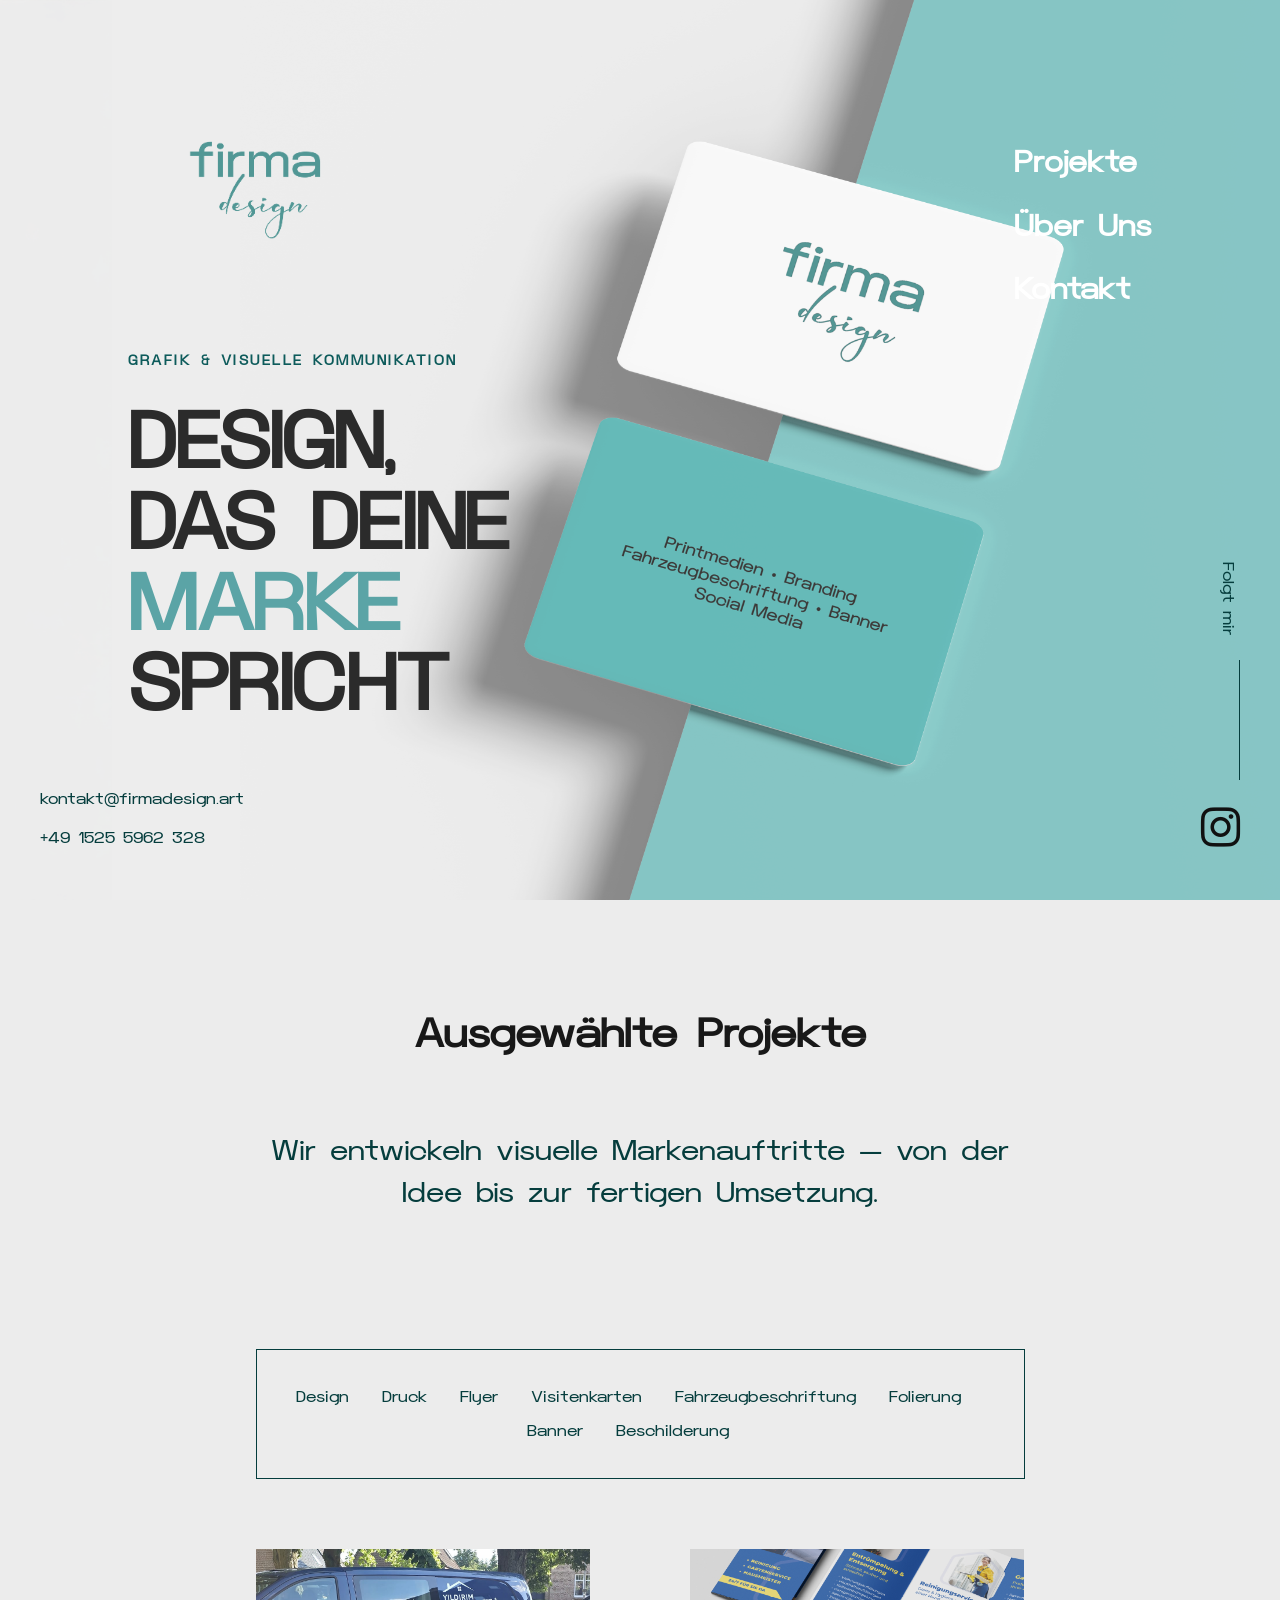
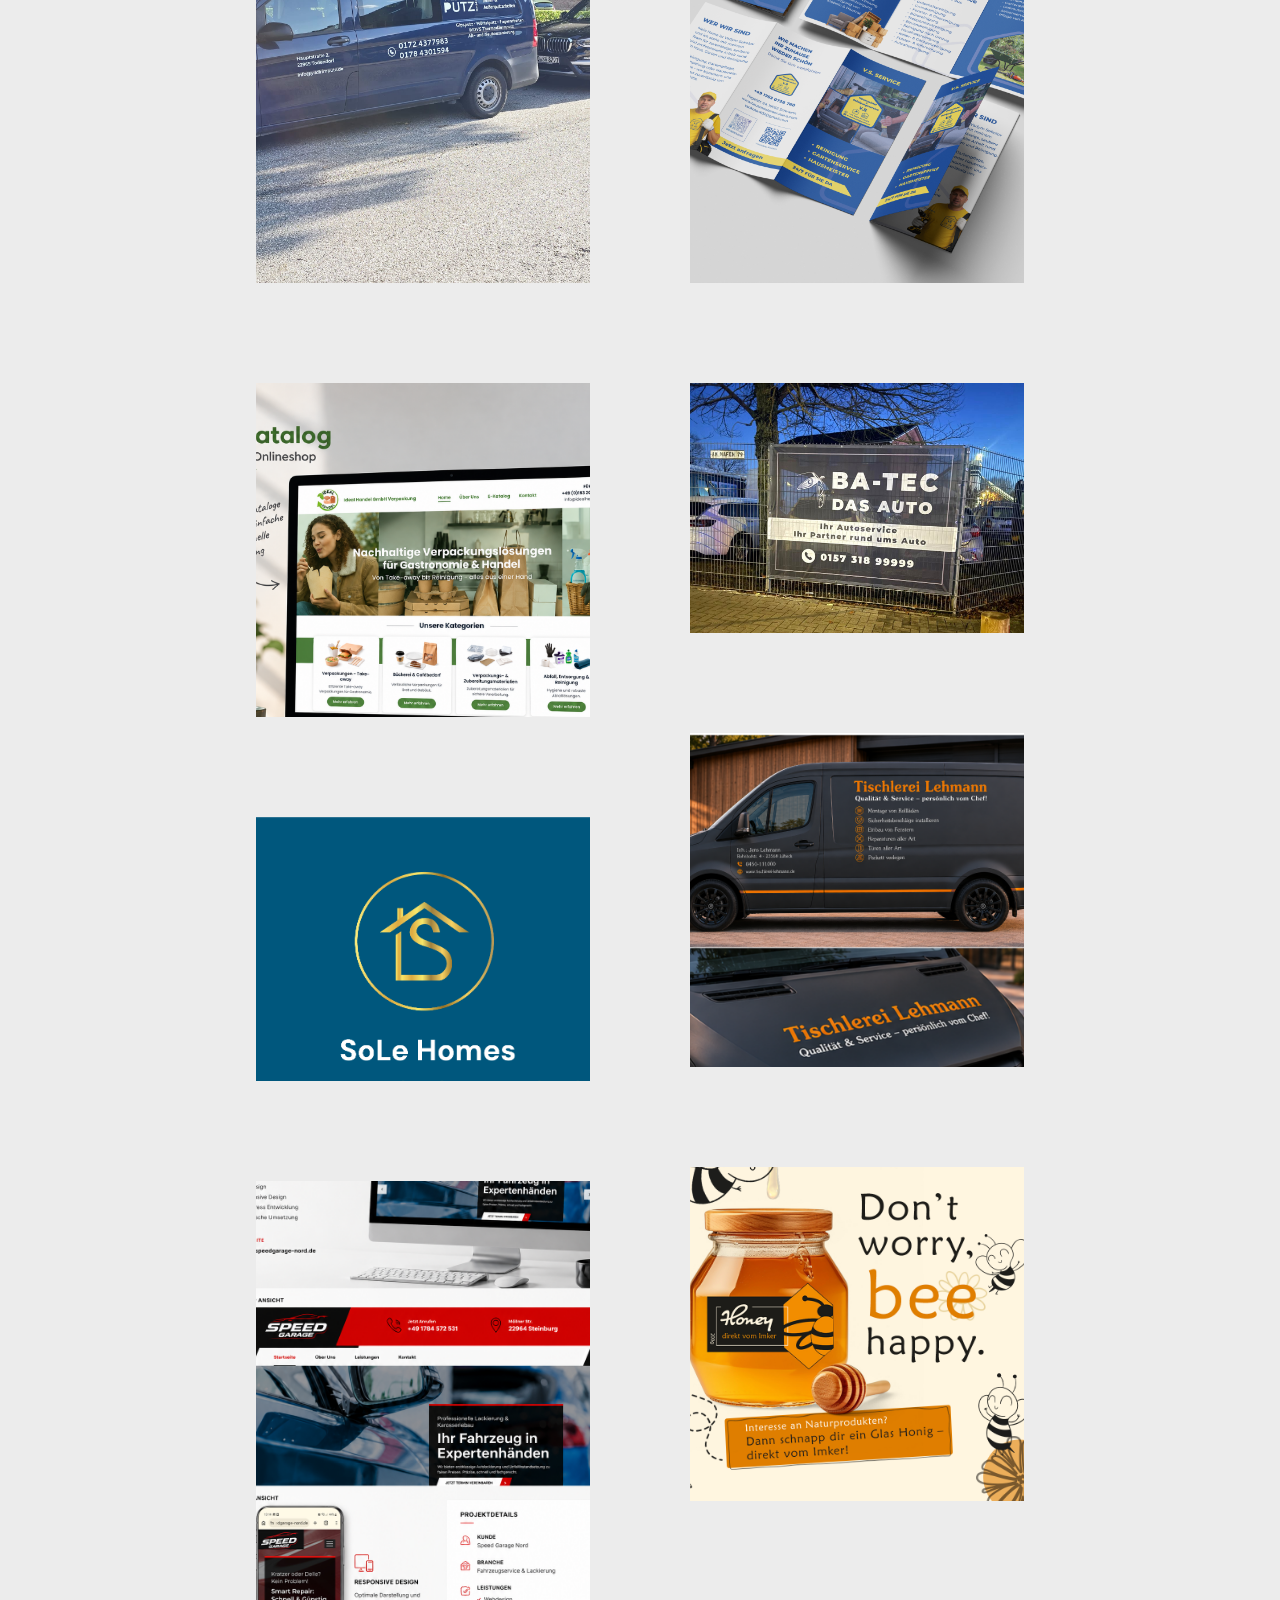
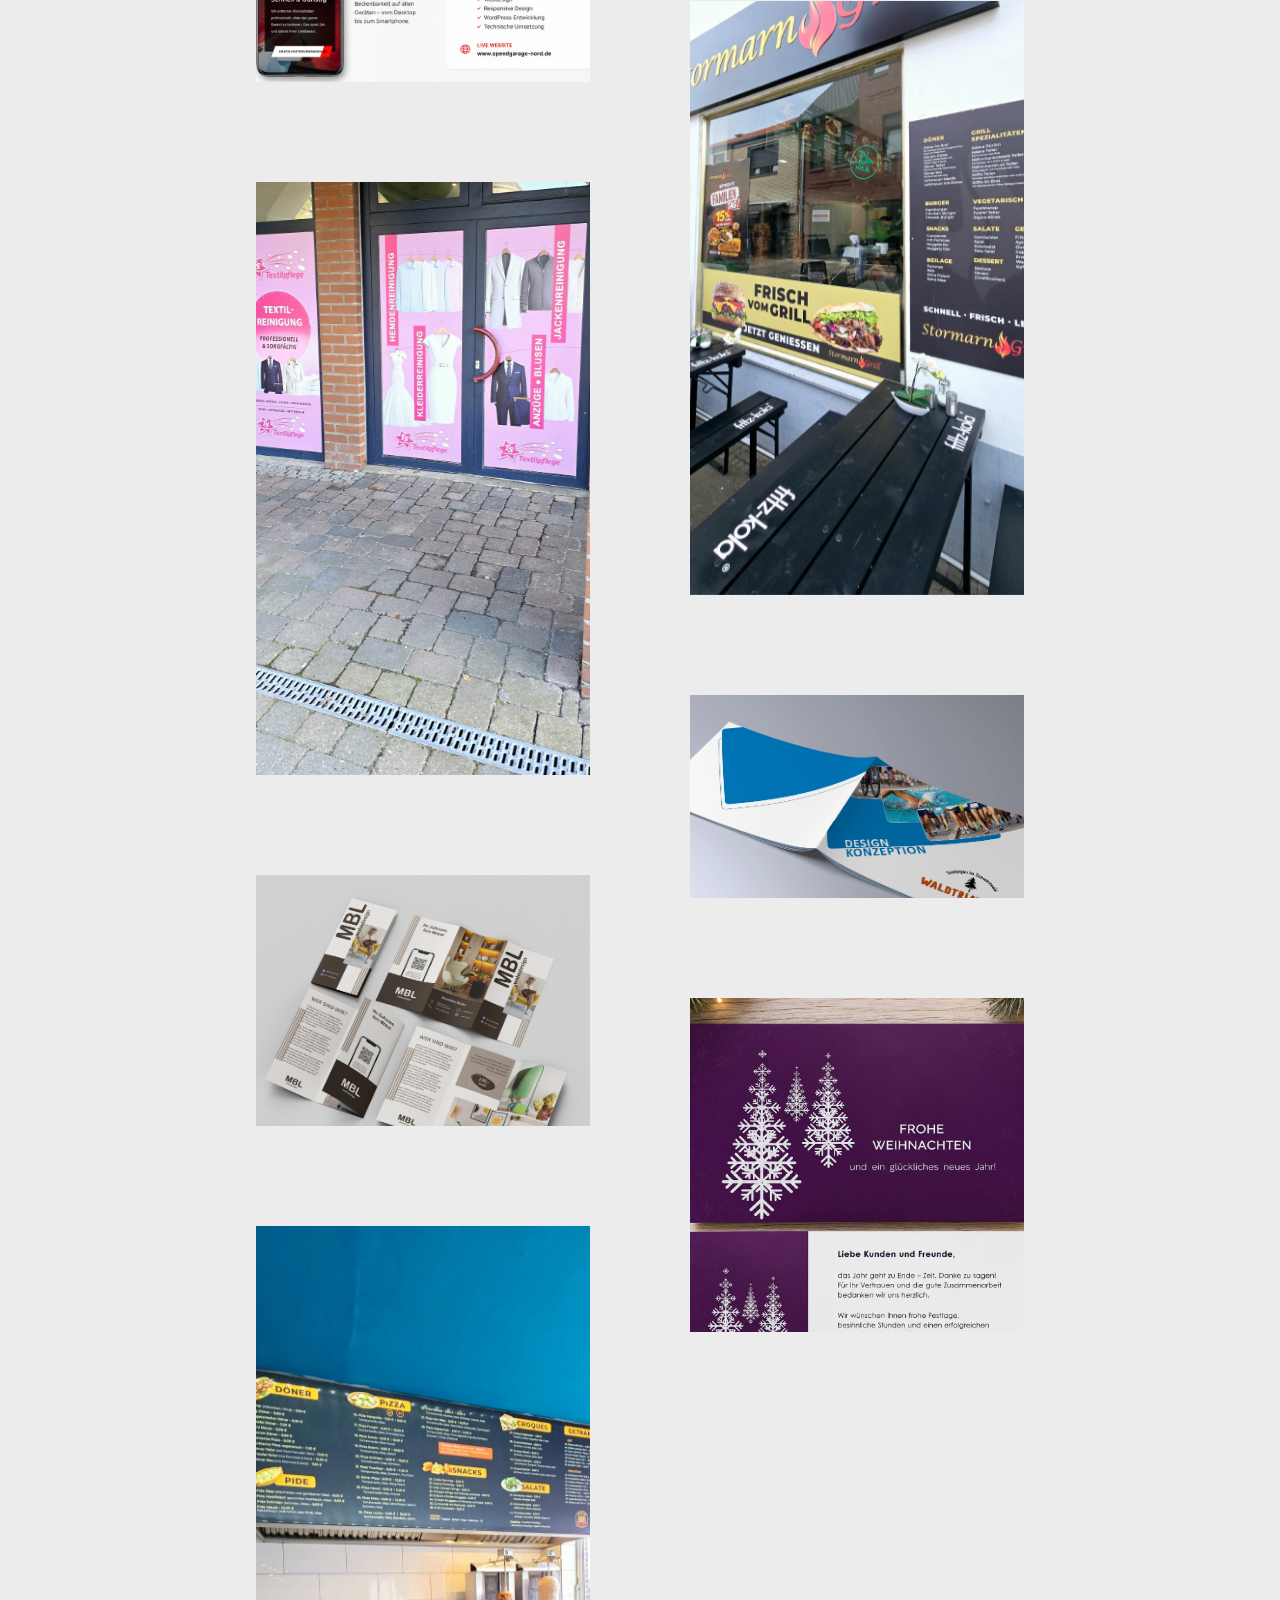
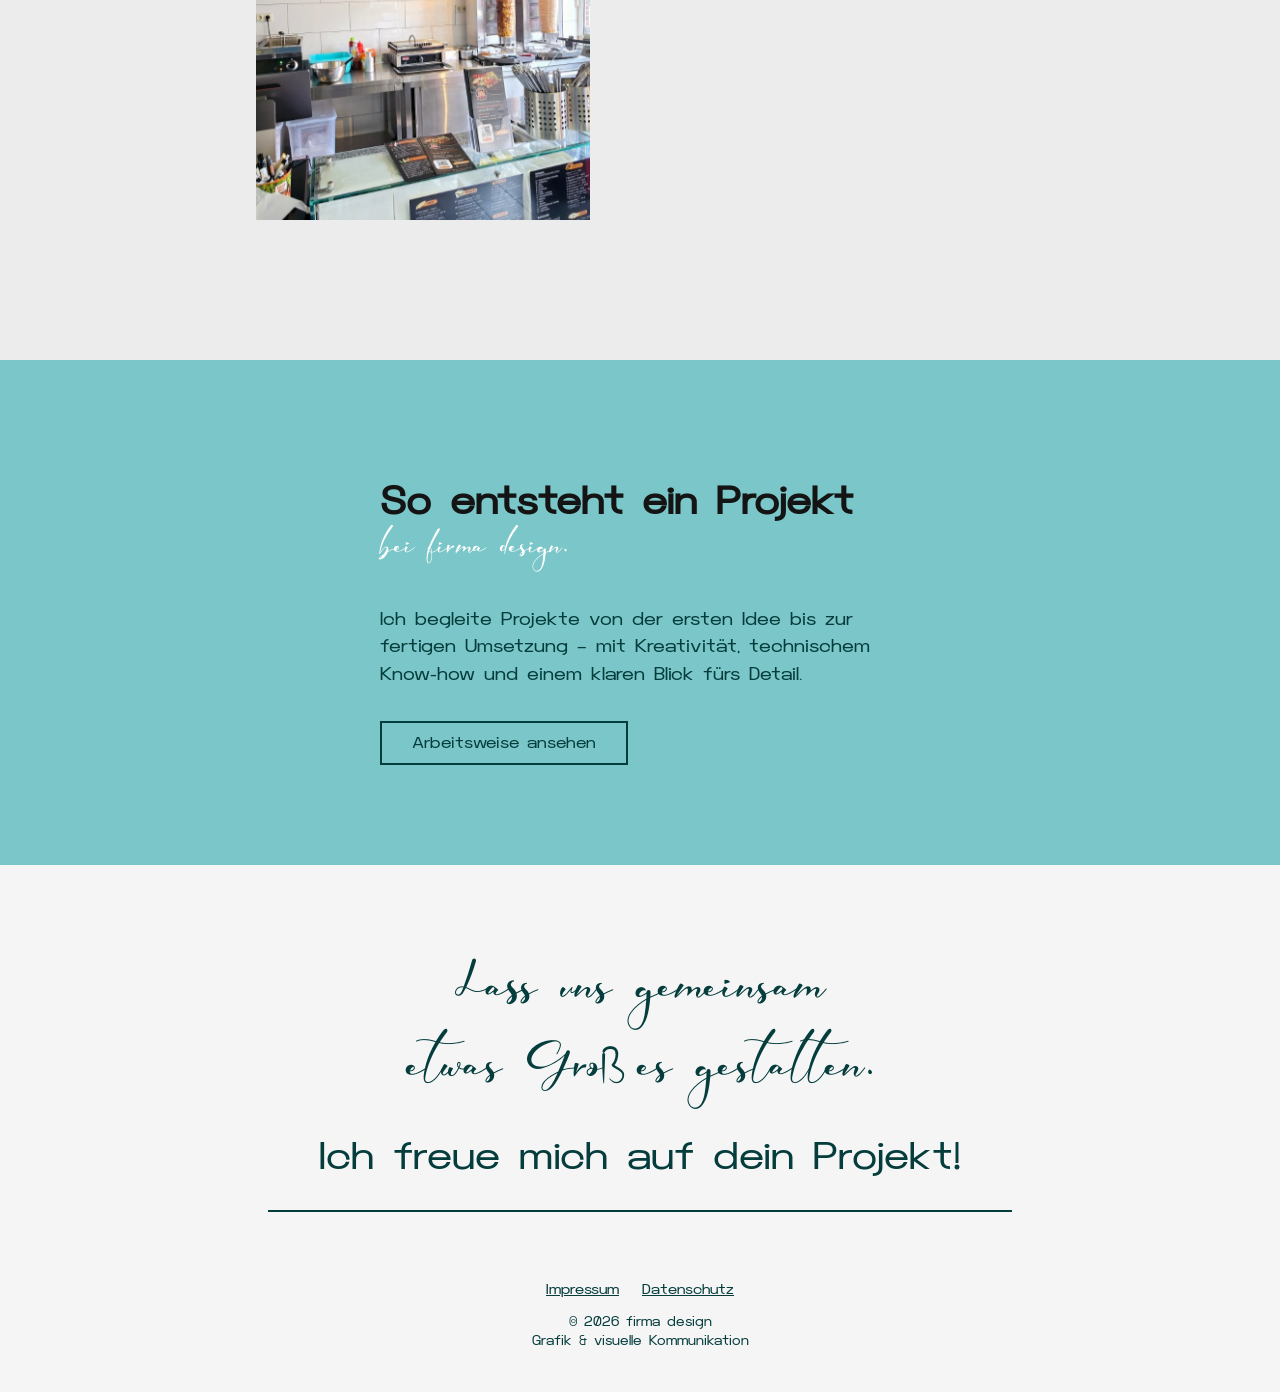
<file: index.html>
<!DOCTYPE html>
<html lang="de">

<head>
    <meta charset="UTF-8">
    <meta name="viewport" content="width=device-width, initial-scale=1, maximum-scale=1" />
    <meta name="description" content="firma design - Grafik & Visuelle Kommunikation" />
    <meta name="keywords" content="Grafikdesign, Branding, Visuelle Kommunikation, Design Portfolio" />
    <meta name="author" content="firma design" />

    <title>firma design | Grafik & Visuelle Kommunikation</title>

    <link rel="stylesheet" href="css/style.css">
    <link rel="stylesheet" href="css/basic.css" />
	<link rel="stylesheet" href="css/layout.css" />
	<link rel="stylesheet" href="https://cdnjs.cloudflare.com/ajax/libs/font-awesome/6.4.0/css/all.min.css">
	<link rel="stylesheet" href="css/magnific-popup.css" />
	<link rel="stylesheet" href="css/animate.css" />
	<link rel="stylesheet" href="css/jarallax.css" />
	<link rel="stylesheet" href="css/swiper.css" />
	<link rel="stylesheet" href="css/fontawesome.css" />
	<link rel="stylesheet" href="css/brands.css" />
	<link rel="stylesheet" href="css/solid.css" />
	<link rel="shortcut icon" href="images/favicons/Fabicon_FD.png">

</head>

<body class="home-page">

    <div class="main-wrapper">

        <!-- LEFT SIDE -->
        <section class="content-left">

            <!-- LOGO + BURGER -->
            <header class="logo-container">

                <img src="images/FM_LOGO.png"
                     alt="firma design"
                     class="logo">

                <!-- MOBILE BURGER -->
                <div class="mobile-menu" id="burgerToggle">
                    <span></span>
                    <span></span>
                    <span></span>
                </div>

            </header>

            <!-- MOBILE NAV -->
            <nav class="mobile-nav" id="mainNav">
                <a href="#section-started">Projekte</a>
                <a href="about.html">Über Uns</a>
                <a href="kontakt.html">Kontakt</a>
            </nav>

            <!-- HERO TEXT -->
            <main class="hero-text">

                <p class="subtitle">
                    GRAFIK & <br> VISUELLE KOMMUNIKATION
                </p>

                <h1 class="main-title">
                    DESIGN, <br>
                    DAS DEINE <br>
                    <span class="highlight">MARKE</span> <br>
                    SPRICHT
                </h1>

            </main>

        </section>

        <!-- RIGHT SIDE -->
        <section class="content-right">

            <!-- DESKTOP NAV -->
            <nav class="main-nav">
                <ul>
                    <li><a href="#section-started">Projekte</a></li>
                    <li><a href="about.html">Über Uns</a></li>
                    <li><a href="kontakt.html">Kontakt</a></li>
                </ul>
            </nav>

            </section>

    </div>

    <!-- Wrapper -->
		<div class="wrapper">	

			<!-- Section Started -->
			<div class="section started section-title" id="section-started">

			<!-- started content -->
				<div class="centrize full-width">
					<div class="vertical-center">
						<div class="started-content">
							<h1 class="h-title">Ausgewählte Projekte</h1>

                            <p class="project-intro">
                                Wir entwickeln visuelle Markenauftritte —
                                von der Idee bis zur fertigen Umsetzung.
                           </p>

						</div>
					</div>
				</div>
				<!-- mosue button -->
				<!-- <a href="#" class="mouse_btn" style="display: none;"><span class="icon fas fa-chevron-down"></span></a> -->

			</div>

			<!-- Works -->
			<div class="section works" id="section-portfolio">
				<div class="content">
				
					<!-- portfolio filter -->
					<div class="filter-menu content-box">
						<div class="filters">
							<div class="btn-group">
								<label data-text="All" class="glitch-effect"><input type="radio" name="fl_radio" value=".box-item" />Design</label>
							</div>
							<div class="btn-group">
								<label data-text="Druck"><input type="radio" name="fl_radio" value=".f-video" />Druck</label>
							</div>
							<div class="btn-group">
								<label data-text="Flyer"><input type="radio" name="fl_radio" value=".f-music" />Flyer</label>
							</div>
							<div class="btn-group">
								<label data-text="Visitenkarten"><input type="radio" name="fl_radio" value=".f-links" />Visitenkarten</label>
							</div>
							<div class="btn-group">
								<label data-text="Fahrzeugbeschriftung"><input type="radio" name="fl_radio" value=".f-image" />Fahrzeugbeschriftung</label>
							</div>
							<div class="btn-group">
								<label data-text="Folierung"><input type="radio" name="fl_radio" value=".f-gallery" />Folierung</label>
							</div>
							<div class="btn-group">
								<label data-text="Banner"><input type="radio" name="fl_radio" value=".f-content" />Banner</label>
							</div>
							<div class="btn-group">
								<label data-text="Banner"><input type="radio" name="fl_radio" value=".f-content" />Beschilderung</label>
							</div>
						</div>
					</div>
					
					<!-- portfolio items -->
					<div class="box-items portfolio-items">

						<div class="box-item f-gallery">
	<div class="image">
		<a href="#gallery-14" class="has-popup-gallery hover-animated">
			<img src="images/YP_Fahrzeug_blau2.jpeg" class="wp-post-image" alt="" />
			<span class="info circle">
				<span class="centrize full-width">
					<span class="vertical-center">
						<span class="icon fas fa-images"></span>
						<span class="desc">
							<span class="category">Fahrzeugbeschriftung</span>
							<span class="name">Design & Umsetzung</span>
						</span>
					</span>
				</span>
			</span>
		</a>

		<div id="gallery-14" class="mfp-hide">
			<a href="images/YP_Fahrzeug_blau2.jpeg"></a>
			<a href="images/YP_Fahrzeug_blau1.jpeg"></a>
			<a href="images/YP_Fahrzeug_weiss1.jpeg"></a>
			<a href="images/Fahrzeug_weiss2.jpeg"></a>
			<a href="images/YP_VisitenCard.jpeg"></a>
		</div>	
	</div>
</div>

						<div class="box-item f-gallery">
							<div class="image">
								<a href="#gallery-1" class="has-popup-gallery hover-animated">
									<img src="images/project_1.png" class="wp-post-image" alt="" />
									<span class="info circle">
										<span class="centrize full-width">
											<span class="vertical-center">
												<span class="icon fas fa-images"></span>
												<span class="desc">
													<span class="category">Corporate Design</span>
													<span class="name">Print & Fahrzeugbeschriftung</span>
												</span>
											</span>
										</span>
									</span>
								</a>
								<div id="gallery-1" class="mfp-hide">
									<a href="images/project_1.png"></a>
									<a href="images/project_2.png"></a>
									<a href="images/Van_Mockup_2.png"></a>
									<!-- <a href="images/work3.jpg"></a> 
									<a href="images/work4.jpg"></a>-->
								</div>	
							</div>
						</div>

						<div class="box-item f-gallery">
							<div class="image">
								<a href="#gallery-15" class="has-popup-gallery hover-animated">
									<img src="images/Website_EKatalog.png" class="wp-post-image" alt="" />
									<span class="info circle">
										<span class="centrize full-width">
											<span class="vertical-center">
												<span class="icon fas fa-images"></span>
												<span class="desc">
													<span class="category">Corporate Design</span>
													<span class="name">Web & Printdesign</span>
												</span>
											</span>
										</span>
									</span>
								</a>
								<div id="gallery-15" class="mfp-hide">
									<a href="images/Website_EKatalog.png"></a>
									<a href="images/Katalog_VC_NB.png"></a>
									<a href="images/Banner_IdealHandel.png"></a>
									<!-- <a href="images/work3.jpg"></a> 
									<a href="images/work4.jpg"></a>-->
								</div>	
							</div>
						</div>

						<div class="box-item f-gallery">
							<div class="image">
								<a href="#gallery-3" class="has-popup-gallery hover-animated">
									<img src="images/BATEC_Banner.jpeg" class="wp-post-image" alt="" />
									<span class="info circle">
										<span class="centrize full-width">
											<span class="vertical-center">
												<span class="icon fas fa-images"></span>
												<span class="desc">
													<span class="category">Banner</span>
													<span class="name">Design & Druck</span>
												</span>
											</span>
										</span>
									</span>
								</a>
								<div id="gallery-3" class="mfp-hide">
									<a href="images/BATEC_Banner.jpeg"></a>
									<a href="images/BATEC_AK.jpeg"></a>
									<a href="images/BATEC_OZ.jpeg"></a>
								</div>	
							</div>
						</div>

							<div class="box-item f-gallery">
							<div class="image">
								<a href="#gallery-4" class="has-popup-gallery hover-animated">
									<img src="images/TL_Auto.png" class="wp-post-image" alt="" />
									<span class="info circle">
										<span class="centrize full-width">
											<span class="vertical-center">
												<span class="icon fas fa-images"></span>
												<span class="desc">
													<span class="category">Farrzeugbeschriftung</span>
													<span class="name">Deisgn & Druck</span>
												</span>
											</span>
										</span>
									</span>
								</a>
								<div id="gallery-4" class="mfp-hide">
									<a href="images/TL_Auto.png"></a>
									<a href="images/TL_Flyer1.png"></a>
								</div>	
							</div>
						</div>

						<div class="box-item f-gallery">
							<div class="image">
								<a href="#gallery-5" class="has-popup-gallery hover-animated">
									<img src="images/Logo_SL.png" class="wp-post-image" alt="" />
									<span class="info circle">
										<span class="centrize full-width">
											<span class="vertical-center">
												<span class="icon fas fa-images"></span>
												<span class="desc">
													<span class="category">Logo</span>
													<span class="name">SoLe Homes Immobillien</span>
												</span>
											</span>
										</span>
									</span>
								</a>
								<div id="gallery-5" class="mfp-hide">
									<a href="images/Logo_SL.png"></a>
									<a href="images/SL_LOGO.png"></a>
								</div>	
							</div>
						</div>

						<div class="box-item f-gallery">
							<div class="image">
								<a href="#gallery-5" class="has-popup-gallery hover-animated">
									<img src="images/Honig_Etikett.png" class="wp-post-image" alt="" />
									<span class="info circle">
										<span class="centrize full-width">
											<span class="vertical-center">
												<span class="icon fas fa-images"></span>
												<span class="desc">
													<span class="category">Etikettendesign</span>
													<span class="name">Design & Druck</span>
												</span>
											</span>
										</span>
									</span>
								</a>
								<div id="gallery-5" class="mfp-hide">
									<a href="images/Honig_Etikett.png"></a>
									<a href="images/Weinetikett.png"></a>
									<a href="images/TP_Etikett.png"></a>
								</div>	
							</div>
						</div>

						<div class="box-item f-gallery">
	<div class="image">
		<a href="#gallery-12" class="has-popup-gallery hover-animated">
			<img src="images/Speedgarage_WS.png" class="wp-post-image" alt="" />
			<span class="info circle">
				<span class="centrize full-width">
					<span class="vertical-center">
						<span class="icon fas fa-images"></span>
						<span class="desc">
							<span class="category">Corporate Design</span>
							<span class="name">Website & Printdesign</span>
						</span>
					</span>
				</span>
			</span>
		</a>

		<div id="gallery-12" class="mfp-hide">
			<a href="images/Speedgarage_WS.png"></a>
			<a href="images/Speedgarage_VisitenCard.jpeg"></a>
			<a href="images/Leistungskarte A6.jpeg"></a>
		</div>

	</div>
</div>

                        <div class="box-item f-gallery">
							<div class="image">
								<a href="#gallery-6" class="has-popup-gallery hover-animated">
									<img src="images/SG/SG_1.jpeg" class="wp-post-image" alt="" />
									<span class="info circle">
										<span class="centrize full-width">
											<span class="vertical-center">
												<span class="icon fas fa-images"></span>
												<span class="desc">
													<span class="category">Kompletter Markenauftritt</span>
													<span class="name">Design, Druck, Werbetechnik</span>
												</span>
											</span>
										</span>
									</span>
								</a>
								<div id="gallery-6" class="mfp-hide">
									<a href="images/SG/SG_1.jpeg"></a>
                                    <a href="images/SG/SG_2.jpeg"></a>
									<a href="images/SG/SG_3.jpeg"></a>
                                    <a href="images/SG/SG_4.jpeg"></a>
									<a href="images/SG/Offnunszeiten.jpeg"></a>
								</div>	
							</div>
						</div>

                        <div class="box-item f-gallery">
							<div class="image">
								<a href="#gallery-7" class="has-popup-gallery hover-animated">
									<img src="images/TR/TR_1.jpeg" class="wp-post-image" alt="" />
									<span class="info circle">
										<span class="centrize full-width">
											<span class="vertical-center">
												<span class="icon fas fa-images"></span>
												<span class="desc">
													<span class="category">Kompletter Markenauftritt</span>
													<span class="name">Design, Druck, Montage</span>
												</span>
											</span>
										</span>
									</span>
								</a>
								<div id="gallery-7" class="mfp-hide">
									<a href="images/TR/TR_1.jpeg"></a>
                                    <a href="images/TR/TR_2.jpeg"></a>
									<a href="images/TR/TR_3.jpeg"></a>
                                    <a href="images/TR/TR_4.jpeg"></a>
                                    <a href="images/TR/TR_5.jpeg"></a>
								</div>	
							</div>
						</div>

						<div class="box-item f-gallery">
							<div class="image">
								<a href="#gallery-8" class="has-popup-gallery hover-animated">
									<img src="images/WT/WT_CD1.png" class="wp-post-image" alt="" />
									<span class="info circle">
										<span class="centrize full-width">
											<span class="vertical-center">
												<span class="icon fas fa-images"></span>
												<span class="desc">
													<span class="category">Corporate Design</span>
													<span class="name">Markenentwicklung</span>
												</span>
											</span>
										</span>
									</span>
								</a>
								<div id="gallery-8" class="mfp-hide">
									<a href="images/WT/WT_CD1.png"></a>
									<a href="images/WT/WT_CD2.png"></a>
									<a href="images/WT/WT_CD3.png"></a>
									<a href="images/WT/WT_CD4.png"></a>
									<a href="images/WT/WT_Beutel.png"></a>
									<a href="images/WT/WT_Plakate.png"></a>
								</div>
							</div>
						</div>

                        <div class="box-item f-gallery">
							<div class="image">
								<a href="#gallery-9" class="has-popup-gallery hover-animated">
									<img src="images/Möbel_Flyer.png" class="wp-post-image" alt="" />
									<span class="info circle">
										<span class="centrize full-width">
											<span class="vertical-center">
												<span class="icon fas fa-images"></span>
												<span class="desc">
													<span class="category">Flyer</span>
													<span class="name">Design & Druck</span>
												</span>
											</span>
										</span>
									</span>
								</a>
								<div id="gallery-9" class="mfp-hide">
									<a href="images/Möbel_Flyer.png"></a>
									<a href="images/LernSmart_Mockup.png"></a>
                                    <a href="images/BD_1.jpeg"></a>
                                    <a href="images/BD_2.jpeg"></a>
                                    <a href="images/Fittness_Flyer.png"></a>
								</div>
							</div>
						</div>

						<div class="box-item f-gallery">
							<div class="image">
								<a href="#gallery-10" class="has-popup-gallery hover-animated">
									<img src="images/WK/WK_4.png" class="wp-post-image" alt="" />
									<span class="info circle">
										<span class="centrize full-width">
											<span class="vertical-center">
												<span class="icon fas fa-images"></span>
												<span class="desc">
													<span class="category">Karten & Grußkarten</span>
													<span class="name">Design & Druck</span>
												</span>
											</span>
										</span>
									</span>
								</a>
								<div id="gallery-10" class="mfp-hide">
									<a href="images/WK/WK_1.png"></a>
									<a href="images/WK/WK_2.png"></a>
                                    <a href="images/WK/WK_3.png"></a>
                                    <a href="images/WK/WK_4.png"></a>
								</div>
							</div>
						</div>

						<div class="box-item f-gallery">
							<div class="image">
								<a href="#gallery-11" class="has-popup-gallery hover-animated">
									<img src="images/LD/LD_1.jpeg" class="wp-post-image" alt="" />
									<span class="info circle">
										<span class="centrize full-width">
											<span class="vertical-center">
												<span class="icon fas fa-images"></span>
												<span class="desc">
													<span class="category">Kompletter Markenauftritt</span>
													<span class="name">Design, Druck, Montage</span>
												</span>
											</span>
										</span>
									</span>
								</a>
								<div id="gallery-11" class="mfp-hide">
									<a href="images/LD/LD_1.jpeg"></a>
                                    <a href="images/LD/LD_2.jpeg"></a>
									<a href="images/LD/LD_3.jpeg"></a>
                                </div>	
							</div>
						</div>

					<div class="clear"></div>
				</div>
			</div>	

		</div>
		


<!-- Footer -->
		<!-- Sticky Kontakt links -->
<div class="sticky-contact">
    <a href="mailto:kontakt@firmadesign.art">kontakt@firmadesign.art</a>
    <a href="tel:+4915255962328">+49 1525 5962 328</a>
</div>

<!-- Sticky Social rechts -->
<div class="sticky-social">
    <span>Folgt mir</span>

    <div class="social-line"></div>

    <a href="https://instagram.com" target="_blank">
        <i class="fab fa-instagram"></i>
    </a>
</div>

<section class="work-process-teaser">
    <div class="work-process-inner">

        <h2>
            So entsteht ein Projekt
            <span>bei firma design.</span>
        </h2>

        <p>
            Ich begleite Projekte von der ersten Idee bis zur fertigen Umsetzung –
            mit Kreativität, technischem Know-how und einem klaren Blick fürs Detail.
        </p>
		
		<div class="bts">
        <a href="about.html" class="btn hover-animated">
            <span class="circle"></span>
            <span class="lnk">Arbeitsweise ansehen</span>
        </a>
    </div>
        

    </div>
</section>

<!-- FOOTER -->
<footer class="footer-cta footer-home" id="footer" style="padding-bottom: 40px; position: relative;">

    <h2 class="footer-title">
        Lass uns gemeinsam<br>
        etwas Großes gestalten.
    </h2>

    <p class="footer-subtitle">
        Ich freue mich auf dein Projekt!
    </p>

    <div class="footer-divider"></div>

    <div class="mobile-contact">
        <a href="tel:+4915255962328">+49 152 559 62328</a>

        <a href="mailto:kontakt@firmadesign.art">
            kontakt@firmadesign.art
        </a>

        <a href="https://www.instagram.com/fm_firmadesign/" target="_blank" rel="noopener">
            Instagram
        </a>
    </div>
   
<div style="width: 100% !important; margin: 40px auto 0 auto !important; padding: 0 !important; text-align: center !important; display: block !important; clear: both !important;">
    
    <!-- Linklər -->
    <div style="width: 100% !important; text-align: center !important; margin-bottom: 12px !important; display: block !important;">
        <a href="impressum.html" style="color: inherit !important; text-decoration: underline !important; font-size: 14px !important; margin-right: 15px !important; display: inline-block !important;">Impressum</a>
        <a href="datenschutz.html" style="color: inherit !important; text-decoration: underline !important; font-size: 14px !important; display: inline-block !important;">Datenschutz</a>
    </div>

    <!-- Müəlliflik hüququ -->
    <div style="width: 100% !important; text-align: center !important; font-size: 13px !important; line-height: 1.5 !important; display: block !important; margin: 0 !important;">
        © 2026 firma design<br>
        Grafik & visuelle Kommunikation
    </div>

</div>

    </div>

</footer>
        
    <!-- Scripts -->
	<script src="js/jquery.min.js"></script>
	<script src="js/jquery.validate.js"></script>
	<script src="js/magnific-popup.js"></script>
	<script src="js/simpleParallax.js"></script>
	<script src="js/typed.js"></script>
	<script src="js/jarallax.js"></script>
	<script src="js/jarallax-video.js"></script>
	<script src="js/jarallax-element.js"></script>
	<script src="js/imagesloaded.pkgd.js"></script>
	<script src="js/isotope.pkgd.js"></script>
	<script src="js/swiper.js"></script>
	<script src="js/grained.js"></script>
	<script src="js/scripts.js"></script>

</body>
</html>
</file>
<file: css/style.css>
.top-menu {
    display: block !important;
}

@font-face {
    font-family: 'CloverGrotesk';
    src: url('../webfonts/CloverGrotesk-Regular.woff2') format('woff2'); /* Fayl adını tam olaraq proyektindəkini yaz */
    font-weight: 400;
    font-style: normal;
}

body {
    font-family: 'CloverGrotesk', sans-serif !important;
}

* {
    margin: 0;
    padding: 0;
    box-sizing: border-box;
}

html, body {
    width: 100%;
    margin: 0;
    padding: 0;
    font-family: 'Clovergrotesk Medium', sans-serif;
    background-color: #ffffff;
}

header, .main-nav, nav {
    position: relative !important;
    z-index: 999999 !important; /* Hər şeyin üstündə duracaq */
}

.project-title{
    font-size:72px;
    text-align:center;
    color:#111;
}

.project-intro{
    max-width:800px;

    margin:30px auto 15px;

    text-align:center;

    font-size:28px;
    line-height:1.5;

    color:#053d3d;
}

.project-services{
    text-align:center;

    font-size:20px;
    letter-spacing:2px;

    color:#ffffff;

    margin-bottom:60px;
}

body.projekte-page {
    background-color: #69bcbc;
    color: white; 
    font-family: sans-serif;
    margin: 0;
    padding: 0;
    overflow-y: auto;
    overflow-x: hidden;
    min-height: 100vh; 
}

.about-desc {
    color: #ffffff;
    font-size: 22px;       
    line-height: 1.9;      
    max-width: 800px;
    margin: 0 auto;
    text-align: center;
    font-weight: 400;      
}

.about-desc h1 {
    color: #69bcbc;
    font-size: 48px;       
    font-weight: 600;
    margin-bottom: 40px;
}

.about-desc h3 {
    color: #69bcbc;
    font-size: 32px;       
    margin-top: 60px;
    margin-bottom: 30px;
}

.about-desc ul li {
    margin-bottom: 35px;   
    text-align: left;
    font-size: 22px;
    line-height: 1.6;
    letter-spacing: 0.8px; 
}


.about-desc ul li strong {
    display: block;        
    color: #ffffff;        
    font-size: 24px;       
    margin-bottom: 8px;    
    font-weight: 600;      
    letter-spacing: 0.2px;
}


/* ==========================================================================
   2. MAIN WRAPPER (Desktop Layout)
   ========================================================================== */
.home-page .main-wrapper {
    height: 100vh !important; 
    background-image: url('/images/Psd_1.png') !important;
}

.home-page .desc, 
.home-page .main-title {
    width: auto !important; 
    max-width: none !important;
    margin: 0 !important;
}


/* ==========================================================================
   3. CONTENT LEFT 
   ========================================================================== */
.content-left {
    flex: 1;
    display: flex;
    flex-direction: column;
    justify-content: flex-start; 
    padding: 5% 5% 5% 10%; 
    position: relative;
    z-index: 2;
}

.logo {
    width: 250px; 
    height: auto;
}

.hero-text {
    margin-bottom: 5vh; 
}

.subtitle {
    font-size: 0.85rem;
    letter-spacing: 2.5px;
    color: #0d5b5b;
    font-weight: bold;
    margin-bottom: 2rem;
    text-transform: uppercase;
}


.main-title {
    font-size: 4.8rem; 
    line-height: 1.05;
    font-weight: bold;
    text-transform: uppercase;
    letter-spacing: -1.5px;
    color: #2b2b2b;
}

.main-title .highlight {
    color: #5ba4a6; 
}

/* ==========================================================================
   4. CONTENT RIGHT (Sağ firuzəyi hissə)
   ========================================================================== */
.content-right {
    flex: 1; 
    display: flex;
    flex-direction: column;
    justify-content: space-between; 
    padding: 8% 10% 10% 5%; 
    position: relative;
}

.home-page .main-nav {
    display: flex;
    justify-content: flex-end;
}

.main-nav {
    width: 100%;
    display: flex;
    justify-content: flex-end; 
}

.main-nav ul {
    list-style: none;
    display: flex;
    flex-direction: column;
    align-items: flex-start; 
    width: auto; 
}

.main-nav a {
    text-decoration: none;
    color: #ffffff;
    font-size: 1.8rem;
    font-weight: 500;
    display: block;
    text-align: left; 
    padding: 10px 0;
}

/* ==========================================
   FOOTER - Basis & Mobile Anpassungen
========================================== */

.footer-cta {
    position: relative;
    background: #7bc6c8;
    padding: 60px 20px;
    display: flex;
    align-items: center;
    flex-direction: column;
    overflow: hidden;
    min-height: auto;
}

.footer-inner {
    text-align: center;
    max-width: 900px;
}

.footer-title {
    font-family: 'Elmira';
    font-weight: 400;
    font-size: clamp(32px, 8vw, 110px);
    line-height: 1.1;
    color: #000c0c;
    margin-bottom: 20px;
}
@font-face {
    font-family: 'Elmira';
    /* Pfad beginnt mit einem Slash, um vom Root-Verzeichnis der Seite zu starten */
    src: url('/webfonts/ElmiraWoff.woff2') format('woff2'), 
         url('/webfonts/ElmiraWoff.woff2') format('woff');
    font-weight: 400;
    font-style: normal;
    font-display: swap; 
}
.footer-subtitle {
    font-size: clamp(18px, 3vw, 40px);
    color: #000c0c;
    font-family: "CloverGrotesk";
}

.footer-divider {
    width: 800px;
    height: 2px;
    background: #000c0c;
    margin: 80px auto;
}

.footer-copy {
    position: static;
    margin-top: 30px;
    text-align: center;
    line-height: 1.6;
    font-size: 14px;
    letter-spacing: 1px;
    color: #000c0c;
}
.footer-copy br {
    display: none;
}

/* Auf Tablet & Mobile den Zeilenumbruch anzeigen */
@media (max-width: 768px) {
    .footer-copy br {
        display: block;
    }
}

/* Verstecke Mobile-Kontakt auf Desktop */
.mobile-contact {
    display: none;
}

/* ==========================================
   TABLET & MOBILE (Media Queries)
========================================== */

@media (max-width: 992px) {
    /* Sticky Elemente auf Mobile ausblenden */
    .sticky-contact, 
    .sticky-social {
        display: none !important;
    }

    /* Mobile Kontakt-Bereich im Footer anzeigen */
    .mobile-contact {
        display: flex;
        flex-direction: column;
        align-items: center;
        gap: 15px;
        margin-top: 40px;
        margin-bottom: 20px;
    }
}

@media (max-width: 768px) {
    .footer-title { font-size: 40px; }
    
    .footer-divider {
        width: 80%;
        margin: 40px auto;
    }
    
    .footer-copy {
        margin-top: 50px;
        padding-bottom: 20px;
    }
}

/* ==========================================
   STICKY ELEMENTE (Nur Desktop)
========================================== */

.sticky-contact {
    position: fixed;
    left: 60px;
    bottom: 60px;
    z-index: 1000;
    display: flex;
    flex-direction: column;
    gap: 15px;
}

.sticky-contact a {
    text-decoration: none;
    color: #053d3d;
    font-family: "CloverGrotesk";
}

.sticky-social {
    position: fixed;
    right: 60px;
    bottom: 50px;
    z-index: 1000;
    display: flex;
    flex-direction: column;
    align-items: center;
}

.sticky-social span {
    writing-mode: vertical-rl;
    font-size: 16px;
    color: #053d3d;
}

.social-line {
    width: 1px;
    height: 120px;
    background: #053d3d;
    margin: 25px 0;
}

.sticky-social a {
    color: #111;
    font-size: 45px;
    text-decoration: none;
    /* Ergänze diese Zeile: */
    display: flex;
    justify-content: center;
}

/* Erzwinge die FontAwesome-Schriftart für das Icon innerhalb des Links */
.sticky-social a i {
    font-family: "Font Awesome 6 Brands", "Font Awesome 5 Brands", sans-serif !important;
    font-style: normal;
    font-weight: 400;
}

/* ==========================================
   FOOTER AKTIV
========================================== */

body.footer-active .sticky-contact,
body.footer-active .sticky-social{
    opacity:0;
    pointer-events:none;

    transition:.4s;
}

.mobile-nav{
    display:none;
}



    .footer-info {
        position: relative;
        width: 100%;
        margin-top: 30px;
        text-align: left;
        background: #f4f9f9;
        padding: 30px;
        border-radius: 15px;
        border-left: 4px solid #5ba4a6;
    }

    .footer-info p {
        max-width: 320px;
        color: #444;
        font-size: 0.95rem;
        line-height: 1.5;
    }


    .footer-info {
        padding: 25px;
        text-align: center;
        border-left: none;
        border-top: 4px solid #5ba4a6;
    }

    .footer-info p {
        max-width: 100%;
    }


    .mobile-menu span {
        background: #5ba4a6;
        transition: 0.3s;
    }

    .mobile-nav a {
        font-size: 1.4rem;
        font-weight: 600;
        border-bottom: 1px solid rgba(255,255,255,0.2);
        padding: 15px 0;
    }

    .mobile-nav.active {
        display: block !important;
    }

/* BURGER MENU */

.mobile-menu{

    display:flex;

    flex-direction:column;

    gap:6px;

    position:absolute;

    top:10px;
    right:0;

    cursor:pointer;

    z-index:999;
}

.mobile-menu span{

    width:38px;
    height:4px;

    background:#ffffff;

    border-radius:10px;
}
.mobile-menu {
    cursor: pointer;
    padding: 10px;
    background: transparent;
    border: none;
}

.mobile-nav {
    display: none; 
    position: absolute;
    top: 70px;
    right: 20px;
    background: #a8dadc; /* Daha yumşaq yaşıl/mavi ton */
    padding: 10px 0;
    border-radius: 15px;
    z-index: 9999;
    min-width: 200px;
    box-shadow: 0 10px 25px rgba(0,0,0,0.1); /* Kölgə əlavə etdik */
    backdrop-filter: blur(5px); /* Arxa fonu bir az bulanıq edir */
}

.mobile-nav a {
    display: block;
    color: #053d3d; /* Yazı rəngi */
    text-decoration: none;
    padding: 15px 25px;
    font-size: 18px;
    transition: background 0.3s ease; /* Hamar keçid */
}

/* HOVER PROBLEMİNİ HƏLL ETMƏK ÜÇÜN: */
/* Sadəcə hover zamanı rəng dəyişsin, bütün fon dəyişməsin */
.mobile-nav a:hover {
    background-color: rgba(255, 255, 255, 0.3); /* Yüngül ağlı şəffaflıq */
    color: #fff;
}


/* Header */
.page-header {
    display: flex;
    justify-content: space-between;
    align-items: center;
    padding: 30px 5%;
}

.main-nav a {
    color: white;
    text-decoration: none;
    margin-left: 20px;
    font-weight: bold;
}

/* Hauptbereich & Grid */
.content {
    max-width: 900px;
    margin: 40px auto;
    text-align: center;
}

.project-grid {
    display: grid;
    grid-template-columns: repeat(2, minmax(0, 1fr)); /* 2 Spalten */
    gap: 30px;
    margin-top: 40px;
    grid-auto-rows: minmax(240px, auto);
}

.card {
    border: none;
    padding: 0;
    background-color: #ffffff;
    color: #2b2b2b;
    border-radius: 22px;
    overflow: hidden;
    text-align: left;
    cursor: pointer;
    display: flex;
    flex-direction: column;
    justify-content: flex-end;
    box-shadow: 0 18px 40px rgba(0, 0, 0, 0.06);
    transition: transform 0.28s ease, box-shadow 0.28s ease;
}

.card:hover,
.card:focus-visible {
    transform: translateY(-6px);
    box-shadow: 0 28px 60px rgba(0, 0, 0, 0.12);
    outline: none;
}

.card-media {
    width: 100%;
    height: 100%;
    min-height: 220px;
    background-size: cover;
    background-position: center;
    background-repeat: no-repeat;
}

.card-label {
    padding: 24px 22px 20px;
    font-size: 1.05rem;
    font-weight: 700;
    letter-spacing: -0.03em;
    background: rgba(255, 255, 255, 0.96);
}

.card--tall {
    height: 560px;
    background-color: black;
}

.card--large {
    height: 420px;
    background-color: #053d3d
}

.card--short {
    min-height: 260px;
    background-color: turquoise;
}

.project-lightbox {
    position: fixed;
    inset: 0;
    display: flex;
    align-items: center;
    justify-content: center;
    background: rgba(0, 0, 0, 0.72);
    opacity: 0;
    visibility: hidden;
    pointer-events: none;
    transition: opacity 0.24s ease, visibility 0.24s ease;
    z-index: 2000;
    padding: 24px;
}

.project-lightbox.active {
    opacity: 1;
    visibility: visible;
    pointer-events: auto;
}

.lightbox-panel {
    position: relative;
    width: min(100%, 1000px);
    max-height: min(100%, 920px);
    background: #ffffff;
    border-radius: 24px;
    overflow: hidden;
    box-shadow: 0 40px 90px rgba(0, 0, 0, 0.25);
}

.lightbox-image {
    width: 100%;
    display: block;
    object-fit: contain;
    max-height: calc(100vh - 180px);
}

.lightbox-title {
    margin: 0;
    padding: 24px 26px 28px;
    font-size: 1.55rem;
    font-weight: 700;
    color: #1f1f1f;
}

.lightbox-close {
    position: absolute;
    top: 18px;
    right: 18px;
    width: 44px;
    height: 44px;
    border-radius: 50%;
    border: none;
    background: #ffffffeb;
    color: #222222;
    font-size: 1.6rem;
    line-height: 1;
    cursor: pointer;
}

body.modal-open {
    overflow: hidden;
}

/* Footer */
.page-footer {
    text-align: center;
    padding: 60px 20px;
}

.footer-logo {
    width: 80px;
    margin-bottom: 10px;
}

/* Mobile Optimierung */
@media (max-width: 768px) {
    .project-grid {
        grid-template-columns: 1fr; /* Alles untereinander auf Handy */
    }
}

.main-wrapper {
    display: flex;
    width: 100%;
    height: 100vh;
    background-image: url('/images/HeroBild_FirmaDesign.png'); 
    background-size: cover; 
    background-position: center center;
    background-repeat: no-repeat;
}

.page-transition-overlay {
    position: fixed;
    top: 0; left: 0;
    width: 100vw; height: 100vh;
    background-color: #69bcbc;
    z-index: 9999999;
    pointer-events: none;
    
    clip-path: circle(0% at 50% 50%);
    transition: clip-path 1s cubic-bezier(0.645, 0.045, 0.355, 1);
}

.page-transition-overlay.is-active {
    clip-path: circle(150% at 50% 50%);
}

/* İstiqamətlər üçün */
.from-left { clip-path: circle(0% at 0% 50%); }
.from-left.is-active { clip-path: circle(150% at 0% 50%); }

.from-right { clip-path: circle(0% at 100% 50%); }
.from-right.is-active { clip-path: circle(150% at 100% 50%); }

/* Aktiv səhifənin rəngi */
.menu li a.active {
    color: #053d3d !important;
    font-weight: 700;
}

/* Digər linklərin üzərinə gələndə turkuaz olsun (aktivdən başqa) */
.menu li a:not(.active):hover {
    color: #69bcbc;
}

.page-about, .page-contact {
    position: relative;
    background-color: #f4f4f4 !important; /* Arxa fon ağ/boz qalsın */
}

/* Şəffaf firuzəyi lay */
.page-about::after, .page-contact::after {
    content: '';
    position: fixed;
    top: 0;
    right: 0;
    width: 100%;
    height: 100%;
    background-color: rgba(168, 218, 220, 0.25); /* Firuzəyi, 25% şəffaflıq */
    clip-path: polygon(40% 0, 100% 0, 100% 100%, 20% 100%);
    z-index: 0; /* Məzmunun arxasında */
    pointer-events: none;
}

/* Məzmunu layın önünə çıxarırıq */
.page-about body > *, .page-contact body > * {
    position: relative;
    z-index: 1;
}


.diagonal-bg {
    position: fixed;
    top: 0;
    right: 0;
    width: 100%;
    height: 100vh;
    background-color: rgba(168, 218, 220, 0.2);
    clip-path: polygon(60% 0, 100% 0, 100% 100%, 40% 100%);
    pointer-events: none;
}

body > header, 
body > .container, 
body > footer {
    position: relative;
    z-index: 1;
}


.mobile-footer-links {
    display: none !important;
}


/* --- MOBİL ÜÇÜN (Ekran 768px-dən kiçikdirsə) --- */
@media (max-width: 768px) {

    .mobile-menu {
        display: flex !important;
        flex-direction: column;
        gap: 6px;

        position: absolute;
        top: 75px;
        right: -50px;

        cursor: pointer;
        z-index: 99999;
    }
}

    .mobile-menu span {
        width: 38px;
        height: 4px;
        background: #053d3d;
        border-radius: 10px;
    }

    .mobile-nav {
        display: none; 
        position: absolute;
        top: 70px;
        background: #a8dadc;
        padding: 20px;
        border-radius: 15px;
        z-index: 9999;
        min-width: 200px;
    }


/* --- MOBİL ÜÇÜN (768px və aşağı) --- */
@media (max-width: 768px) {
    .mobile-menu { display: flex !important; }
    .mobile-nav { display: none; }
    .top-menu { display: none !important; } 
    .sticky-contact, .sticky-social { display: none !important; }
}

/* --- DESKTOP ÜÇÜN (769px və yuxarı) --- */
@media (min-width: 769px) {
    .mobile-menu, .mobile-nav { display: none !important; }
    .top-menu, .menu { display: block !important; }
    
    .sticky-contact {
        position: fixed !important;
        bottom: 50px;
        left: 40px;
        display: flex !important;
        flex-direction: column;
        z-index: 999;
    }
    .sticky-social {
        position: fixed !important;
        bottom: 50px;
        right: 40px;
        display: flex !important;
        flex-direction: column;
        align-items: flex-end;
        z-index: 999;
    }
}

/* --- HOVER EFFEKTİNİ BƏRPA ETMƏK --- */
.top-menu .menu li a {
    transition: color 0.3s ease; /* Yumşaq keçid üçün */
    color: #053d3d; /* İlkin rəng */
}

.top-menu .menu li a:hover {
    color: #025e5e !important; /* Tünd firuzəyi rəng (buranı öz rənginə uyğunlaşdıra bilərsən) */
}

a:hover {
    color: #025e5e !important; /* Buradakı rəngi öz tünd firuzəyi rənginlə dəyiş */
    transition: 0.3s !important;
}
/* Bu kod ən güclü prioriteti daşıyır */
.top-menu .menu li a {
    color: #053d3d !important;
}

.top-menu .menu li a:hover {
    color: #025e5e !important; 
    text-decoration: none !important;
}

.services-box{
    max-width:1100px;
    margin:0 auto 100px;
    padding:45px 60px;
    border:1px solid #0d5b5b;
    display:flex;
    flex-wrap:wrap;
    justify-content:center;
    gap:25px 50px;
}

.services-box span{
    color:#0d5b5b;
    font-family:"CloverGrotesk";
    font-size:14px;
    line-height:1.2;
}
html {
  scroll-behavior: smooth;
}

@media (max-width: 992px) {
    .main-nav {
        display: none !important;
    }
}
body .mobile-contact {
    display: none !important;
}

@media (max-width: 992px) {
    body .mobile-contact {
        display: flex !important;
        flex-direction: column;
    }
}

@media (max-width: 768px) {
    .hero-text {
        margin-bottom: 2vh; /* Etwas Platz nach unten für das Smartphone */
    }

    .subtitle {
        font-size: 0.7rem; /* Etwas kleiner für den schmalen Screen */
        margin-bottom: 1rem;
    }

    @media (max-width: 767px) {
    .main-title {
        font-size: 2rem !important; /* Fontu kiçilt */
        max-width: 90%;             /* Ekranın kənarlarından azca boşluq saxla */
        line-height: 1.1;           /* Sətirarası məsafəni azalt */
    }
}
}
.subtitle br {
    display: none;
}

/* Nur auf Mobile: Das <br> anzeigen */
@media (max-width: 768px) {
    .subtitle br {
        display: block;
    }
    
    /* Optional: Damit der Text in zwei Zeilen nicht zu groß wirkt */
    .subtitle {
        line-height: 1.4;
        margin-bottom: 1.5rem;
    }
}
.project-item:active {
    transform: scale(0.98); /* Das Bild "zuckt" beim Tippen kurz */
    opacity: 0.9;
}
@media (max-width: 767px) {
    .hero-image-container { /* Və ya şəkillərinin olduğu div-in adı nədirsə */
        width: 100%;
        height: auto;
    }
}


/* Nur Mobile: Logo auf Kontakt/About richtig oben links */
@media (max-width: 768px) {

    body.page-kontakt .logo,
    body.page-about .logo {
        display: block !important;
        visibility: visible !important;
        opacity: 1 !important;

        width: 95px !important;
        height: auto !important;

        position: fixed !important;
        top: 38px !important;
        left: 24px !important;
        z-index: 999999 !important;
    }

    body.page-kontakt .mobile-menu,
body.page-about .mobile-menu {

    position: fixed !important;
    top: 55px !important;
    right: 24px !important;
}
}

/* ==============================
   ABOUT PAGE – firma design
============================== */

.about-page-section{
    max-width:1180px;
    margin:0 auto;
    padding:120px 40px 100px;
    color:#053d3d;
}

.about-hero-block{
    display:grid;
    grid-template-columns:0.9fr 1.1fr;
    gap:70px;
    align-items:center;
    margin-bottom:110px;
}

.about-hero-text h1{
    font-size:54px;
    line-height:1.05;
    font-weight:700;
    margin-bottom:35px;
}

.about-hero-text h1 span{
    display:block;
    font-family:"Elmira";
    font-size:64px;
    font-weight:400;
    margin-top:8px;
}

.about-hero-text p{
    font-size:19px;
    line-height:1.55;
    max-width:430px;
}

.about-hero-image img,
.about-process-image img{
    width:100%;
    height:auto;
    display:block;
    object-fit:cover;
}

.about-process-title{
    text-align:center;
    margin:0 auto 90px;
    max-width:700px;
}

.about-process-title h2{
    font-size:30px;
    line-height:1.25;
    font-weight:700;
}

.about-process-row{
    display:grid;
    grid-template-columns:1fr 1fr;
    gap:70px;
    align-items:center;
    margin-bottom:110px;
}

.about-process-row.reverse .about-process-image{
    order:2;
}

.about-process-row.reverse .about-process-text{
    order:1;
}

.about-process-image{
    width:100%;
}

.about-process-text{
    max-width:430px;
    position:relative;
}

.about-process-text span{
    display:block;
    font-size:54px;
    font-weight:700;
    opacity:.16;
    margin-bottom:12px;
}

.about-process-text h3{
    font-size:32px;
    line-height:1.1;
    font-weight:700;
    margin-bottom:14px;
    color:#053d3d;
}

.about-process-text h4{
    font-size:23px;
    line-height:1.25;
    font-weight:700;
    margin-bottom:14px;
    color:#053d3d;
}

.about-process-text p{
    font-size:18px;
    line-height:1.45;
    font-weight:400;
    color:#053d3d;
    max-width:420px;
}

/* Tablet */
@media(max-width:992px){

    .about-hero-block,
    .about-process-row{
        grid-template-columns:1fr;
        gap:35px;
    }

    .about-process-row.reverse .about-process-image,
    .about-process-row.reverse .about-process-text{
        order:initial;
    }
}

/* Mobile */
@media(max-width:768px){

    .about-page-section{
        padding:120px 24px 70px;
    }

    .about-hero-text h1{
        font-size:36px;
    }

    .about-hero-text h1 span{
        font-size:46px;
    }

    .about-hero-text p{
        font-size:16px;
    }

    .about-process-title{
        margin-bottom:60px;
    }

    .about-process-title h2{
        font-size:22px;
    }

    .about-process-text span{
        font-size:38px;
    }

    .about-process-text h3{
        font-size:25px;
    }

    .about-process-text h4{
        font-size:19px;
    }

    .about-process-text p{
        font-size:16px;
        max-width:100%;
    }

    .about-process-row{
        margin-bottom:75px;
    }
}
.about-process-image img{
    width:100%;
    min-height:420px;
    object-fit:cover;
}
.about-cta{
    text-align:center;
    max-width:900px;
    margin:80px auto 100px;
}

.about-cta p{
    margin-bottom:40px;
    font-style:italic;
    line-height:1.7;
    font-size:18px;
}

.about-cta .bts{
    display:flex;
    justify-content:center;
}
body.page-about .footer-cta{
    width:100vw;
    max-width:none;
    margin-left:calc(50% - 50vw);
    margin-right:calc(50% - 50vw);
}
body.page-about .about-page-section{
    padding-bottom:0 !important;
}
body.page-about .footer-cta{
    margin-bottom:0 !important;
    padding-bottom:60px;
}
/* ==========================
   SUBPAGE HEADER
========================== */

.subpage-header{
    background:#8dc6c8;
    width:100%;
    position:relative;
    z-index:100;
}

.subpage-head-inner{
    max-width:1180px;
    margin:0 auto;
    padding:35px 40px;
    display:flex;
    align-items:center;
    justify-content:space-between;
}

.subpage-logo img{
    height:170px;
    width:auto;
    display:block;
}

.subpage-nav{
    display:flex;
    gap:45px;
}

.subpage-nav a{
    color:#ffffff;
    text-decoration:none;
    font-size:28px;
    font-weight:500;
    transition:.3s;
}

.subpage-nav a:hover{
    opacity:.7;
}

/* Mobile */

@media(max-width:768px){

    .subpage-nav{
        display:none;
    }

    .subpage-head-inner{
        padding:25px 24px;
    }

    .subpage-logo img{
        height:65px;
    }
}

/* ==============================
   STARTSEITE – Arbeitsweise Teaser
============================== */

.work-process-teaser{
    width:100%;
    padding:90px 20px;
    background:#7bc6c8;
    display:flex;
    justify-content:center;
    align-items:center;
}

.work-process-inner{
    max-width:520px;
    text-align:left;
    color:#053d3d;
}

.work-process-inner h2{
    font-size:38px;
    line-height:1.15;
    font-weight:700;
    margin-bottom:18px;
}

.work-process-inner h2 span{
    display:block;
    font-family:"Elmira";
    font-weight:400;
    font-size:42px;
    margin-top:4px;
    color:#ffffff;
}

.work-process-inner p{
    font-size:18px;
    line-height:1.55;
    margin-bottom:32px;
}

.work-process-btn{
    display:inline-flex;
    align-items:center;
    gap:12px;
    padding:16px 28px;
    background:#053d3d;
    color:#ffffff !important;
    text-decoration:none;
    font-size:16px;
    border-radius:4px;
    transition:.3s;
}

.work-process-btn:hover{
    background:#025e5e;
    color:#ffffff !important;
}

.work-process-btn span{
    font-size:20px;
}

/* Mobile */
@media(max-width:768px){

    .work-process-teaser{
        padding:70px 24px;
    }

    .work-process-inner{
        text-align:center;
    }

    .work-process-inner h2{
        font-size:30px;
    }

    .work-process-inner h2 span{
        font-size:36px;
    }

    .work-process-inner p{
        font-size:16px;
    }
}

/* Nur Startseite */
.footer-home{
    background:#f5f5f5;
}

.footer-home .footer-title,
.footer-home .footer-subtitle,
.footer-home .footer-copy,
.footer-home .mobile-contact a{
    color:#053d3d;
}

.footer-home .footer-divider{
    background:#053d3d;
}
.footer-title{
    text-align:center;
    font-size:72px;
    line-height:0,85;
    margin-bottom:35px;
    letter-spacing:0;
    margin-bottom:20px;
}
.footer-subtitle{
    margin-top:0;
    padding-top:0;
    line-height:1.2;
    margin-bottom:30px;
}

.footer-divider{
    margin:0 auto 25px;
    width:60%;
}
.footer-copy{
    position: relative;
    top: -30px;
}

.main-wrapper{
    position:relative;
    overflow:hidden;
}

/* FIX HERO + NAV */

@media (min-width: 993px) {
    body.home-page .main-wrapper {
        background-image: url('/images/Psd_1.png') !important;
        background-size: cover !important;
        background-position: center center !important;
        background-repeat: no-repeat !important;
        min-height: 100vh !important;
    }

    body.home-page .main-nav {
        display: flex !important;
    }

    body.home-page .mobile-menu,
    body.home-page .mobile-nav {
        display: none !important;
    }

    body.home-page .hero-text {
        display: block !important;
    }
}

/* MOBILE */
@media (max-width: 768px) {
    body.home-page .main-wrapper {
        background-image: url('/images/HeroBild_FirmaDesign.png') !important;
        background-size: cover !important;
        background-position: center 55px !important;
        background-repeat: no-repeat !important;
        min-height: 100vh !important;
    }

    body.home-page .hero-text {
        display: none !important;
    }

    body.home-page .main-nav {
        display: none !important;
    }

    body.home-page .mobile-menu {
        display: flex !important;
    }

    body.home-page .mobile-nav {
        display: none;
    }
}
@media (min-width: 662px) and (max-width: 992px) {
    body.home-page .main-nav,
    body.home-page .content-right {
        display: none !important;
    }

    body.home-page .mobile-menu {
        display: flex !important;
        position: fixed !important;
        top: 30px !important;
        right: 45px !important;
        z-index: 999999 !important;
    }
}
</file>
<file: css/basic.css>
/* - Basic */
html {
	margin-right: 0 !important;
}

body {
	margin: 0;
	padding: 0;
	border: none;
	font-family: "CloverGrotesk";
	font-size: 16px;
	line-height: 1.5;
	color: #053d3d;
	background: #ECECEC;
	letter-spacing: 0;
	font-weight: 400;
	-webkit-font-smoothing: antialiased;
	-moz-osx-font-smoothing: grayscale;
	text-rendering: optimizeLegibility;
}

body.scroll_hidden {
	overflow: hidden;
	height: 100vh;
}

* {
	box-sizing: border-box;
	-webkit-box-sizing: border-box;
}

.clear {
	clear: both;
}

.cursor-follower {
	margin: -13px 0 0 -13px;
	position: absolute;
	background: #69bcbc;
	width: 26px;
	height: 26px;
	-webkit-transition: transform 1s cubic-bezier(0.02, 1.2, 0.8, 1), opacity 0.25s ease;
	transition: transform 1s cubic-bezier(0.02, 1.2, 0.8, 1), opacity 0.25s ease;
	opacity: 0.4;
	z-index: 1111;
	pointer-events: none;
	border-radius: 50%;
	-moz-border-radius: 50%;
	-webkit-border-radius: 50%;
	-khtml-border-radius: 50%;
}

.cursor-follower.hide {
	opacity: 0 !important;
}

@media (max-width: 1199px) {
	.cursor-follower {
		display: none;
	}
}
/* - Preloader */
.preloader {
	position: fixed;
	top: 0;
	left: 0;
	right: 0;
	bottom: 0;
	text-align: center;
	z-index: 11111;
}
.preloader .spinner {
	position: absolute;
	left: 50%;
	top: 0;
	width: 1px;
	height: 100%;
}
.preloader .spinner .double-bounce1, .preloader .spinner .double-bounce2 {
	position: absolute;
	top: 0;
	left: 0;
	width: 100%;
	height: 100%;
}
.preloader .spinner .double-bounce2 {
	background: rgba(255, 255, 255, 0.5);
	height: 0;
	-webkit-animation: loading 2.0s infinite ease-in-out;
	animation: loading 2.0s infinite ease-in-out;
}


/* - Columns */
.cols {
	position: relative;
}

.cols .col.col-sm {
	float: left;
	width: 25%;
}

@media (max-width: 720px) {
	.cols .col.col-sm {
		width: 100%;
	}
}
.cols .col.col-lg {
	float: left;
	width: 75%;
}

@media (max-width: 720px) {
	.cols .col.col-lg {
		width: 100%;
	}
}
.cols .col.col-md {
	float: left;
	width: 50%;
}

@media (max-width: 720px) {
	.cols .col.col-md {
		width: 100%;
	}
}
.cols:after {
	content: '';
	display: block;
	clear: both;
}

/* - Typography */
h1,
h2,
h3,
h4,
h5,
h6 {
	font-weight: 700;
	font-family: "CloverGrotesk";
	margin: 0;
	margin-top: 30px;
	margin-bottom: 30px;
	color: #141414;
}

h1 {
	font-size: 34px;
}

h2 {
	font-size: 30px;
}

h3 {
	font-size: 26px;
}

h4 {
	font-size: 22px;
}

h5 {
	font-size: 18px;
}

h6 {
	font-size: 14px;
}

p {
	font-size: 16px;
	padding: 0;
	margin: 30px 0;
}

strong {
	font-weight: 700;
}

@media screen and (max-width: 720px) {
	h1 {
		font-size: 24px;
	}

	h2 {
		font-size: 20px;
	}

	h3 {
		font-size: 18px;
	}

	h4 {
		font-size: 16px;
	}

	h5 {
		font-size: 14px;
	}

	h6 {
		font-size: 13px;
	}

	p {
		margin: 20px 0;
	}
}
/* - Links */
a {
	color: #053d3d;
	text-decoration: underline;
	outline: none;
}

a:hover {
	text-decoration: none;
	color: #69bcbc;
}

/* Animate Button Hover */
.ink {
	display: block;
	position: absolute;
	background: #4f9b9b;
	opacity: 0.6;
	transform: scale(0);
	-webkit-transform: scale(0);
	-moz-transform: scale(0);
	-o-transform: scale(0);
	transition: transform 2s cubic-bezier(0.165, 0.85, 0.45, 1) 0s;
	-moz-transition: transform 2s cubic-bezier(0.165, 0.85, 0.45, 1) 0s;
	-webkit-transition: transform 2s cubic-bezier(0.165, 0.85, 0.45, 1) 0s;
	-o-transition: transform 2s cubic-bezier(0.165, 0.85, 0.45, 1) 0s;
	border-radius: 100%;
	-moz-border-radius: 100%;
	-webkit-border-radius: 100%;
	-khtml-border-radius: 100%;
}

.ink.ink-animate {
	transform: scale(3);
	-webkit-transform: scale(3);
	-moz-transform: scale(3);
	-o-transform: scale(3);
}

.hover-animated .circle {
	position: absolute;
	width: 100%;
	height: 100%;
	display: block;
}

/* - Buttons */
.bts-center {
	text-align: center;
}

.bts-list {
	font-size: 0px;
}

.bts-list .btn {
	margin-right: 20px;
	margin-top: 20px;
}

.bts-list .btn:last-child {
	margin-right: 0px;
}

a.btn,
.btn, .single-post-text input[type="submit"] {
	margin-bottom: 10px;
	position: relative;
	overflow: hidden;
	display: inline-block;
	vertical-align: middle;
	height: 44px;
	line-height: 40px;
	text-align: center;
	font-size: 16px;
	color: #053d3d;
	font-weight: 500;
	text-decoration: none;
	background: none;
	border: 2px solid #053d3d;
	cursor: pointer;
	transition: 1s all cubic-bezier(0.165, 0.85, 0.45, 1) 0s;
	-moz-transition: 1s all cubic-bezier(0.165, 0.85, 0.45, 1) 0s;
	-webkit-transition: 1s all cubic-bezier(0.165, 0.85, 0.45, 1) 0s;
	-o-transition: 1s all cubic-bezier(0.165, 0.85, 0.45, 1) 0s;
}

a.btn .lnk,
.btn .lnk {
	padding: 0 30px;
	position: relative;
	display: block;
	z-index: 2;
	pointer-events: none;
}

a.btn:hover,
.btn:hover {
	color: #101010;
}

@media screen and (max-width: 720px) {
	a.btn, .btn, .single-post-text input[type="submit"] {
		font-size: 14px;
	}
}
/* - Forms */
form.post-password-form {
	max-width: 400px;
	margin: 0 auto;
	text-align: center;
}

input,
textarea,
button {
	display: block;
	font-family: "CloverGrotesk";
	font-size: 16px;
	height: 50px;
	width: 100%;
	color: #053d3d;
	margin-bottom: 30px;
	padding: 0;
	background: none !important;
	border: none;
	border-bottom: 1px solid rgba(255, 255, 255, 0.07);
	resize: none;
	outline: 0;
	border-radius: 0%;
	-moz-border-radius: 0%;
	-webkit-border-radius: 0%;
	-khtml-border-radius: 0%;
	transition: all 0.3s ease 0s;
	-moz-transition: all 0.3s ease 0s;
	-webkit-transition: all 0.3s ease 0s;
	-o-transition: all 0.3s ease 0s;
}

input:focus,
textarea:focus,
button:focus {
	color: #000000;
	border-bottom: 1px solid #000000;
}

textarea {
	height: 120px;
	padding: 0;
	padding-top: 15px;
}

button {
	width: auto;
	display: inline-block;
	vertical-align: top;
	text-align: left;
	border-bottom: 1px solid #eee;
	cursor: pointer;
	color: #eee;
}

button:hover {
	border-bottom: 1px solid #69bcbc;
}

label,
legend {
	display: block;
	padding-bottom: 10px;
	font-family: "CloverGrotesk";
	font-size: 13px;
}

fieldset {
	border-width: 0;
	padding: 0;
}

input[type="checkbox"],
input[type="radio"] {
	display: inline;
}

::-webkit-input-placeholder {
	color: #053d3d;
}

:-moz-placeholder {
	color: #053d3d;
}

::-moz-placeholder {
	color: #053d3d;
}

:-ms-input-placeholder {
	color: #053d3d;
}

input:focus::-webkit-input-placeholder,
textarea:focus::-webkit-input-placeholder {
	color: #053d3d;
}

input:focus:-moz-placeholder,
textarea:focus:-moz-placeholder {
	color: #053d3d;
}

input:focus::-moz-placeholder,
textarea:focus::-moz-placeholder {
	color: #053d3d;
}

input:focus:-ms-input-placeholder,
textarea:focus:-ms-input-placeholder {
	color: #053d3d;
}

input.error,
textarea.error,
input.wpcf7-not-valid,
textarea.wpcf7-not-valid {
	border-bottom: 1px solid red !important;
}

label.error,
.wpcf7-not-valid-tip {
	display: none !important;
}

input.error::-moz-placeholder,
textarea.error::-moz-placeholder,
input.wpcf7-not-valid::-moz-placeholder,
textarea.wpcf7-not-valid::-moz-placeholder {
	color: #053d3d
}

input.error:-moz-placeholder,
textarea.error:-moz-placeholder,
input.wpcf7-not-valid:-moz-placeholder,
textarea.wpcf7-not-valid:-moz-placeholder {
	color: #053d3d;
}

input.error:-ms-input-placeholder,
textarea.error:-ms-input-placeholder,
input.wpcf7-not-valid:-ms-input-placeholder,
textarea.wpcf7-not-valid:-ms-input-placeholder {
	color: #053d3d
}

input.error::-webkit-input-placeholder,
textarea.error::-webkit-input-placeholder,
input.wpcf7-not-valid::-webkit-input-placeholder,
textarea.wpcf7-not-valid::-webkit-input-placeholder {
	color: #053d3d
}

div.wpcf7-response-output {
	margin: 0;
}

input[type="checkbox"],
input[type="radio"] {
	display: inline;
}

input[type="checkbox"], input[type="radio"] {
	width: auto;
	height: auto;
	margin-bottom: 10px;
	margin-right: 0;
	margin-left: 0;
}




input[type="text"],
input[type="email"],
input[type="tel"],
input[type="password"],
input[type="submit"],
textarea,
button {
	-webkit-appearance: none;
	-moz-appearance: none;
	appearance: none;
}

input[type="file"] {
	margin-bottom: 10px;
	border: none;
	height: auto;
}

select {
	margin-bottom: 10px;
	width: 100%;
	height: 30px;
}

span.wpcf7-list-item {
	display: inline-block;
	margin: 0 1em 0 0;
}

/* - Lists */
ul {
	list-style: disc;
	margin-top: 30px;
	margin-bottom: 30px;
	padding-left: 0px;
	list-style-position: inside;
}

ol {
	list-style: decimal;
	margin-top: 30px;
	margin-bottom: 30px;
	padding-left: 0px;
	list-style-position: inside;
}

ul ul, ol ol, ul ol, ol ul {
	margin-top: 15px;
	margin-bottom: 15px;
	margin-left: 15px;
}

/* - Code */
code {
	font-family: "CloverGrotesk";
	padding: 0 4px;
	font-style: italic;
	color: #053d3d;
	text-decoration: none;
	display: inline-block;
	vertical-align: middle;
	overflow: auto;
	max-width: 100%;
	white-space: nowrap;
}

pre {
	background: #f6f6f6;
	font-family: "CloverGrotesk";
	margin: 30px 0;
	padding: 30px;
	max-width: 100%;
	overflow: auto;
	white-space: pre;
}

mark, ins {
	background: #eee;
	text-decoration: none;
}

/* - Tables */
table {
	width: 100%;
	margin: 30px 0;
	padding: 0;
	border-collapse: collapse;
	background: #fcfcfc;
}

table caption {
	padding: 6px 0;
	background: #f6f6f6;
	font-size: 12px;
}

th {
	color: #999;
	padding: 10px 20px;
	font-size: 12px;
	font-weight: 700;
	text-align: left;
	border: 4px solid #FFF;
	text-transform: uppercase;
}

th a {
	color: #999;
}

td {
	border: 4px solid #FFF;
	padding: 10px 20px;
	color: #363636;
	font-size: 13px;
	background: #f6f6f6;
}

td.pad {
	background: none;
}

dt {
	margin-bottom: 5px;
	font-size: 15px;
	font-weight: 700;
}

dd {
	margin-top: 0;
	margin-bottom: 30px;
	margin-left: 30px;
}

/* - Alignment */
.align-center {
	text-align: center !important;
}

.align-right {
	text-align: right !important;
}

.align-left {
	text-align: left !important;
}

.pull-right {
	float: right !important;
}

.pull-left {
	float: left !important;
}

.pull-none {
	float: none !important;
}

.alignright {
	margin-left: 20px !important;
	float: right !important;
	max-width: 50% !important;
}

.alignleft {
	margin-right: 20px !important;
	float: left !important;
	max-width: 50% !important;
}

.aligncenter {
	margin-left: auto !important;
	margin-right: auto !important;
	display: block !important;
}

.full-width {
	max-width: 100% !important;
	width: 100% !important;
}

.full-max-width {
	max-width: 100% !important;
	width: auto !important;
}

.centrize {
	display: table !important;
	table-layout: fixed !important;
	position: relative !important;
	top: 0;
	left: 0;
	z-index: 2;
}

.vertical-center {
	display: table-cell !important;
	vertical-align: middle !important;
}

/* - Text Formating */
.text-uppercase {
	text-transform: uppercase !important;
}

.text-lowercase {
	text-transform: lowercase !important;
}

.text-capitalize {
	text-transform: capitalize !important;
}

.text-regular {
	font-weight: 400 !important;
}

.text-bold {
	font-weight: 700 !important;
}

.text-italic {
	font-style: italic !important;
}

/* - Blockquote */
blockquote {
	font-family: "CloverGrotesk";
}

/* - Animations */
/* preloader */
@-webkit-keyframes loading {
	0% {
		height: 0;
		top: 0;
		bottom: auto;
	}
	50% {
		height: 100%;
		top: 0;
		bottom: auto;
	}
	51% {
		height: 100%;
		top: 0;
		bottom: auto;
	}
	52% {
		height: 100%;
		top: auto;
		bottom: 0;
	}
	100% {
		height: 0;
		top: auto;
		bottom: 0;
	}
}
@keyframes loading {
	0% {
		height: 0;
		top: 0;
		bottom: auto;
	}
	50% {
		height: 100%;
		top: 0;
		bottom: auto;
	}
	51% {
		height: 100%;
		top: 0;
		bottom: auto;
	}
	52% {
		height: 100%;
		top: auto;
		bottom: 0;
	}
	100% {
		height: 0;
		top: auto;
		bottom: 0;
	}
}
/* Mouse Button Animations */
@keyframes mouse-anim {
	0% {
		top: 0px;
	}
	50% {
		top: 10px;
	}
	100% {
		top: 0px;
	}
}


.menu li a {
    color: #7bc6c8; /* İlkin ağ rəng */
    transition: all 0.3s ease;
    position: relative;
}

.menu li a:hover {
    color: #053d3d; 
}

.menu li a.active {
    color: #053d3d !important; 
    font-weight: 700;
}

.menu li a:hover::before {
    content: '•';
    position: absolute;
    left: -15px;
    color: #053d3d;
}

.menu li a, 
.menu li a span {
    color: #7bc6c8 !important; /* Normal halda ağ */
    opacity: 1 !important;
    background: transparent !important;
    transition: color 0.3s ease !important;
}

.menu li a:hover, 
.menu li a:hover span {
    color: #053d3d !important; 
    background: transparent !important;
    opacity: 1 !important;
}

.menu li a.active, 
.menu li a.active span {
    color: #053d3d !important; 
}

.page-kontakt .ink {
    background: #4f9b9b !important;
}


.page-about .ink {
    background: #053d3d !important; 
}


.page-kontakt .ink {
    background: #69bcbc !important; 
}


.mask-lnk, 
.mask-lnk-hover {
    color: #FFF !important;       
    opacity: 1 !important;        
    visibility: visible !important;
    display: inline-block !important;
}

/* 2. Hover zamanı rəngi tündləşdir */
.hover-masks a:hover .mask-lnk,
.hover-masks a:hover .mask-lnk-hover {
    color: #053d3d !important;    
}

.hover-animated:hover .lnk {
    color: #ffffff !important; /* Yazı ağ olur */
    transition: color 0.3s ease !important;
}

/* 2. Düymənin özünün fonu (ink effekti ilə uyğunlaşması üçün) */
.hover-animated:hover {
    color: #ffffff !important;
}
</file>
<file: css/layout.css>
@font-face {
    font-family: 'CloverGrotesk';
    src: url('../webfonts/CloverGrotesk-Regular.woff2') format('woff2'); /* Fayl adını tam olaraq proyektindəkini yaz */
    font-weight: 400;
    font-style: normal;
}

/* - Header */
.header {
	padding: 50px;
	position: fixed;
	left: 0;
	top: 0;
	width: 100%;
	z-index: 100;
	transition: all 0.7s cubic-bezier(0.165, 0.85, 0.45, 1);
	-moz-transition: all 0.7s cubic-bezier(0.165, 0.85, 0.45, 1);
	-webkit-transition: all 0.7s cubic-bezier(0.165, 0.85, 0.45, 1);
	-o-transition: all 0.7s cubic-bezier(0.165, 0.85, 0.45, 1);
}

.header.fixed {
	padding-top: 30px;
	padding-bottom: 30px;
	top: 0;
	background: #1d1d1d;
}

.header:after {
	content: '';
	position: relative;
	display: block;
	clear: both;
}

.header .head-top {
	position: relative;
}

.header .menu-btn {
	position: relative;
	margin: 0 auto;
	width: 30px;
	height: 20px;
}

.header .menu-btn:before, .header .menu-btn:after {
	content: '';
	position: absolute;
	top: 0;
	left: 0;
	width: 100%;
	height: 2px;
	background: #FFF;
	transition: all 0.3s ease 0s;
	-moz-transition: all 0.3s ease 0s;
	-webkit-transition: all 0.3s ease 0s;
	-o-transition: all 0.3s ease 0s;
}

.header .menu-btn:after {
	top: auto;
	bottom: 0;
}

.header .menu-btn span {
	position: absolute;
	top: 50%;
	left: 0;
	width: 100%;
	height: 2px;
	background: #FFF;
	margin-top: -1px;
	transition: all 0.3s ease 0s;
	-moz-transition: all 0.3s ease 0s;
	-webkit-transition: all 0.3s ease 0s;
	-o-transition: all 0.3s ease 0s;
}

.header .logo {
	position: absolute;
	overflow: hidden;
	top: 50%;
	width: 150px;
	font-size: 16px;
	line-height: 2.5;
	font-weight: 600;
	color: rgba(255, 255, 255, 0.5);
	white-space: nowrap;
	transform: translateY(-50%);
	-webkit-transform: translateY(-50%);
	-moz-transform: translateY(-50%);
	-o-transform: translateY(-50%);
}

.header .logo img {
	max-width: 100%;
	width: auto;
	height: auto;
	display: block;
}

.header .logo a {
	color: rgba(255, 255, 255, 0.5);
	text-decoration: none;
	display: block;
}

.header .logo strong {
	color: #FFF;
}

.header .top-menu {
	text-align: right;
}

.header .top-menu .menu-top-menu-container {
	display: inline-block;
}

.header .top-menu ul {
	margin: 0;
	padding: 0;
	list-style: none;
}

.header .top-menu ul li {
	margin-left: 40px;
	display: inline-block;
	vertical-align: top;
	position: relative;
}

.header .top-menu ul li a {
	position: relative;
	overflow: hidden;
	display: block;
	font-size: 1em;
	line-height: 2.5;
	color: #053d3d;
	font-weight: 600;
	opacity: 1.0;
	text-decoration: none;
	transition: color 0.7s cubic-bezier(0.165, 0.85, 0.45, 1);
	-moz-transition: color 0.7s cubic-bezier(0.165, 0.85, 0.45, 1);
	-webkit-transition: color 0.7s cubic-bezier(0.165, 0.85, 0.45, 1);
	-o-transition: color 0.7s cubic-bezier(0.165, 0.85, 0.45, 1);
}



.header .top-menu ul li:hover > a, .header .top-menu ul li.current-menu-item > a {
	opacity: 1;
}

.header .top-menu ul li.menu-item-has-children > a .mask-lnk:after {
	content: "\f078";
	margin-left: 5px;
	position: relative;
	top: 0;
	display: inline-block;
	font-family: 'Font Awesome 5 Free';
	font-weight: 900;
	font-size: 0.8em;
	-moz-osx-font-smoothing: grayscale;
	-webkit-font-smoothing: antialiased;
	display: inline-block;
	font-style: normal;
	font-variant: normal;
	text-rendering: auto;
	line-height: 1;
}

.background-enabled .header .top-menu ul li.current-menu-item > a {
	opacity: 1;
}


.hover-masks .mask-lnk,
.hover-masks-logo .mask-lnk {
	position: relative;
	top: 0;
	left: 0;
	width: 100%;
	display: block;
	transform: translateY(0);
	-webkit-transform: translateY(0);
	-moz-transform: translateY(0);
	-o-transform: translateY(0);
	-webkit-transition: opacity 0.7s cubic-bezier(0.165, 0.85, 0.45, 1), color 0.7s cubic-bezier(0.165, 0.85, 0.45, 1), transform 0.7s cubic-bezier(0.165, 0.85, 0.45, 1);
	transition: opacity 0.7s cubic-bezier(0.165, 0.85, 0.45, 1), color 0.7s cubic-bezier(0.165, 0.85, 0.45, 1), transform 0.7s cubic-bezier(0.165, 0.85, 0.45, 1);
}


.hover-masks .mask-lnk.mask-lnk-hover,
.hover-masks-logo .mask-lnk.mask-lnk-hover {
	position: absolute;
	opacity: 0;
	transform: translateY(32px);
	-webkit-transform: translateY(32px);
	-moz-transform: translateY(32px);
	-o-transform: translateY(32px);
}


.hover-masks a:hover .mask-lnk,
.hover-masks-logo a:hover .mask-lnk {
	opacity: 1;
	transform: translateY(-32px);
	-webkit-transform: translateY(-32px);
	-moz-transform: translateY(-32px);
	-o-transform: translateY(-32px);
}


.hover-masks a:hover .mask-lnk.mask-lnk-hover,
.hover-masks-logo a:hover .mask-lnk.mask-lnk-hover {
	transform: translateY(0);
	-webkit-transform: translateY(0);
	-moz-transform: translateY(0);
	-o-transform: translateY(0);
}


/* header active */
.header.active {
	padding-top: 4vw;
	top: 0;
	overflow: auto;
	height: 100%;
	background: #101010;
	-webkit-overflow-scrolling: touch;
}

.header.active .menu-btn:before {
	opacity: 0;
}

.header.active .menu-btn:after {
	bottom: 9px !important;
	transform: rotate(-45deg);
	-webkit-transform: rotate(-45deg);
	-moz-transform: rotate(-45deg);
	-o-transform: rotate(-45deg);
}

.header.active .menu-btn span {
	transform: rotate(45deg);
	-webkit-transform: rotate(45deg);
	-moz-transform: rotate(45deg);
	-o-transform: rotate(45deg);
}

.header.active .top-menu {
	height: auto;
	opacity: 1;
	visibility: visible;
}

.header.active .top-menu ul li .sub-menu,
.header.active .top-menu ul li .children {
	display: block;
}

.header.active .top-menu ul > li > ul li a {
	line-height: 20px;
}


/* header tablet */
@media (max-width: 1199px) {
	.header .logo {
		position: relative;
		top: 0;
		transform: translateY(0%);
		-webkit-transform: translateY(0%);
		-moz-transform: translateY(0%);
		-o-transform: translateY(0%);
	}


	.header .menu-btn {
		display: block;
		transform: translateY(50%);
		-webkit-transform: translateY(50%);
		-moz-transform: translateY(50%);
		-o-transform: translateY(50%);
	}


	.header .top-menu-nav {
		display: block;
	}


	.header .top-menu {
		position: relative;
		top: 0;
		left: 0;
		margin-top: 0;
		margin-left: 0;
		margin-right: 0;
		float: none;
		width: auto;
		height: 0px;
		text-align: center;
		opacity: 0;
		visibility: hidden;
		transition: opacity 0.35s cubic-bezier(0.165, 0.85, 0.45, 1);
		-moz-transition: opacity 0.35s cubic-bezier(0.165, 0.85, 0.45, 1);
		-webkit-transition: opacity 0.35s cubic-bezier(0.165, 0.85, 0.45, 1);
		-o-transition: opacity 0.35s cubic-bezier(0.165, 0.85, 0.45, 1);
	}


	.header.active .top-menu {
		margin-top: 20px;
	}


	.header .top-menu .menu-top-menu-container {
		display: block;
	}


	.header .top-menu ul li {
		margin-left: 0;
		display: block;
	}


	.header .top-menu-nav .sub-menu, .header .top-menu-nav .children {
		position: relative;
		left: 0;
		top: 0;
		margin: 20px 0;
		width: auto;
		text-align: center;
		pointer-events: none;
		display: block;
		opacity: 0;
		visibility: hidden;
	}


	.header.active .top-menu-nav .sub-menu, .header.active .top-menu-nav .children {
		opacity: 1;
		visibility: visible;
		pointer-events: auto;
	}


	.header .top-menu-nav .sub-menu:before, .header .top-menu-nav .children:before {
		margin-left: -6px;
		left: 50%;
	}


	.header .top-menu-nav .sub-menu li .sub-menu, .header .top-menu-nav .children li .children {
		left: 0;
		top: 0;
		margin: 0 -20px;
		background: #f4f4f4;
		box-shadow: none;
		-moz-box-shadow: none;
		-webkit-box-shadow: none;
		-khtml-box-shadow: none;
	}


	.header .top-menu-nav .sub-menu li .sub-menu:before, .header .top-menu-nav .children li .children:before {
		left: 50%;
		top: -12px;
		border: 6px solid transparent;
		border-right: 6px solid transparent;
		border-bottom: 6px solid #FFF;
	}


	.header .top-menu ul li:last-child .sub-menu:before, .header .top-menu-nav .children:before {
		right: 50%;
		left: auto;
		margin-left: 0;
		margin-right: -6px;
	}


	.header .menu-btn {
		display: block;
		float: right;
	}

}

/* header mobile */
@media (max-width: 720px) {
	.header {
		margin: 0;
		padding: 0 30px;
		top: 30px;
	}


	.header .logo {
		padding: 0;
		max-width: 240px;
	}


	.header.active .top-menu {
		padding-bottom: 30px;
	}


	.wp-block-media-text {
		display: block;
	}


	.wp-block-media-text .wp-block-media-text__content {
		padding: 0;
	}

}

/* - Section */
.section {
	position: relative;
	padding-left: 20%;
	padding-right: 20%;
	padding-top: 70px;
	padding-bottom: 70px;
	z-index: 12;
}

.section:first-child {
	padding-top: 150px;
}

.section .content {
	position: relative;
}

.section .content .portfolio-cols .title {
	margin-left: 0;
}

.section .content-box {
	margin-right: -1px;
	padding: 35px;
	font-size: 16px;
	background: transparent;
	border: 1px solid #053d3d;
}

.section .content-box .single-post-text > *:first-child {
	margin-top: 0;
}

.section .title {
	position: relative;
	margin: 0 0 35px 35px;
}

.section .title .title_inner {
	display: inline-block;
	vertical-align: top;
	position: relative;
	font-size: 24px;
	color: #181818;
	font-weight: 600;
	transition: all 0.3s ease 0s;
	-moz-transition: all 0.3s ease 0s;
	-webkit-transition: all 0.3s ease 0s;
	-o-transition: all 0.3s ease 0s;
}


/* section tablet */
@media (max-width: 1199px) {
	.section {
		padding-left: 50px;
		padding-right: 50px;
	}

}

/* section mobile */
@media (max-width: 720px) {
	.section {
		padding-top: 50px;
		padding-bottom: 50px;
		padding-left: 30px;
		padding-right: 30px;
	}


	.section .title {
		margin: 0 0 30px 0;
	}

}

/* - Started */
.section.started {
	margin: 0;
	padding: 0;
	position: relative;
	overflow: hidden;
	height: 100vh;
	z-index: 11;
}

.section.started.personal {
	z-index: 12;
}

.section.started .started-content .logo {
	position: relative;
	display: inline-block;
	top: -100px;
	left: -300px;
	width: 740px;
	height: 600px;
	background-repeat: no-repeat;
	background-position: center center;
	background-size: cover;
	-webkit-clip-path: polygon(31% 0, 100% 25%, 61% 100%, 0 93%);
	clip-path: polygon(31% 0, 100% 25%, 61% 100%, 0 93%);
}

.section.started .started-content .h-title {
    margin: 0 !important;
    position: relative !important; 
    left: auto !important;
    bottom: auto !important;
    top: auto !important;
    display: block !important;
    width: 100% !important;
    text-align: center !important; 
    padding-top: 50px !important;  
    padding-bottom: 20px !important; 
    font-size: 40px !important;
    color: #181818 !important;
}

.section.started .started-content .h-title strong {
	color: #053d3d;
}

.section.started .started-content .h-subtitles {
	font-size: 38px;
	height: 38px;
	opacity: 0;
}

.section.started .started-content .h-subtitles.ready {
	opacity: 1;
}

.section.started .started-content .h-subtitle,
.section.started .started-content .typed-subtitle,
.section.started .started-content .typed-bread {
	margin-top: -45px;
	position: absolute;
	top: 50%;
	left: 0;
	width: 100%;
	display: block;
	font-size: 90px;
	line-height: 90px;
	font-weight: 500;
	color: #FFF;
	text-align: center;
}

.section.started .started-content .h-subtitle strong,
.section.started .started-content .typed-subtitle strong {
	color: #053d3d;
}

.section.started.layout-creative {
	margin: 0 auto;
	margin-bottom: 0;
	padding-top: 20%;
	padding-left: 20%;
	padding-right: 20%;
	padding-bottom: 70px;
	width: auto;
	height: auto !important;
}

.section.started.layout-creative .started-content {
	padding-left: 0;
	padding-right: 0;
	display: block;
	text-align: left;
}

.section.started.layout-creative .started-content .h-title {
	margin: 0 0 5px 33px;
	padding-right: 0;
	position: relative;
	left: 0;
	top: 0;
	bottom: auto;
	max-width: 800px;
	font-size: 44px;
	font-family: "CloverGrotesk";
	font-weight: 500;
	text-transform: none;
	letter-spacing: 0em;
}

.section.started.layout-creative .started-content .h-subtitle,
.section.started.layout-creative .started-content .typed-subtitle,
.section.started.layout-creative .started-content .typed-bread,
.section.started.layout-creative .started-content .typed-cursor {
	margin-top: 0;
	margin-left: 35px;
	position: relative;
	font-size: 18px;
	line-height: 40px;
	text-align: left;
	color: #999;
}

.section.started.layout-creative .started-content .h-subtitle,
.section.started.layout-creative .started-content .typed-subtitle {
	top: 0;
}

.section.started.layout-creative .started-content .h-subtitle p {
	font-size: 18px;
	line-height: 40px;
}

.section.started.personal {
	text-align: center;
}

.section.started.personal .started-content .h-title {
	margin-left: -85px;
	margin-top: 85px;
	position: absolute;
	left: 50%;
	top: 50%;
	bottom: auto;
	width: 560px;
	text-align: left;
}

.section.started.personal .started-content .typed-subtitle,
.section.started.personal .started-content .typed-bread {
	margin-top: 0;
	top: auto;
	bottom: 50px;
	left: 20%;
	line-height: 74px;
	text-align: left;
}

.section.started.section-title .started-content .h-title {
	margin-top: 0;
	padding-right: 0;
	position: relative;
	top: 0;
	left: 0;
	bottom: 0;
	max-width: 100%;
	font-size: 7vw;
	line-height: 7vw;
	font-weight: 600;
	text-align: center;
}

.section.started.section-title .started-content .h-subtitles {
	height: auto;
}

.section.started.section-title .started-content .h-subtitle,
.section.started.section-title .started-content .typed-subtitle,
.section.started.section-title .started-content .typed-bread {
	margin: 0;
	padding-left: 35px;
	position: absolute;
	left: 20%;
	top: auto;
	bottom: 50px;
	width: auto;
	max-width: 560px;
	font-size: 20px;
	line-height: 1.5;
	font-weight: 400;
	text-align: left;
}

.section.started.section-title .started-content .h-subtitle p {
	margin: 0;
	font-size: 20px;
	line-height: 1.5;
}

.section.started .mouse_btn {
	font-size: 24px;
	color: #69bcbc;
	text-align: center;
	position: absolute;
	width: 20px;
	height: 40px;
	left: 50%;
	bottom: 7%;
	margin-left: -10px;
	z-index: 2;
}

.section.started .mouse_btn .icon {
	position: relative;
	top: 0px;
	animation: mouse-anim 1s ease-out 0s infinite;
}

.section.started .swiper-nav {
	position: absolute;
	left: calc(20% + 35px);
	bottom: 120px;
	width: 66px;
	height: 24px;
	z-index: 3;
}

.section.started .swiper-nav .swiper-button-prev,
.section.started .swiper-nav .swiper-button-next {
	width: 20px;
	height: 20px;
	margin-top: -10px;
	background: none;
	font-size: 22px;
	color: #FFF;
	text-decoration: none;
	transition: all 0.3s ease 0s;
	-moz-transition: all 0.3s ease 0s;
	-webkit-transition: all 0.3s ease 0s;
	-o-transition: all 0.3s ease 0s;
}


.section.started + .section,
.section.started.layout-creative + .section {
	margin-top: 70px;
}


.section.started.section-title .started-content .typed-bread,
.section.started.layout-creative .started-content .typed-bread,
.background-enabled .section.started.section-title .started-content .typed-bread,
.background-enabled .section.started.layout-creative .started-content .typed-bread {
	top: auto;
	font-size: 16px;
	line-height: 1.9;
	color: rgba(255, 255, 255, 0.5);
	font-weight: 400;
	opacity: 1;
}


.section.started.section-title .started-content .typed-bread a,
.section.started.layout-creative .started-content .typed-bread a {
	color: #FFF;
	text-decoration: none;
	font-weight: 500;
	opacity: 1;
}


.section.started .started-content .typed-cursor,
.section.started.layout-creative .mouse_btn,
.section.started.layout-post-creative .mouse_btn {
	display: none !important;
}


.section.started .swiper-button-prev, .section.started .swiper-container-rtl .swiper-button-next {
	left: 0;
	right: auto;
}


.section.started .swiper-button-next, .section.started .swiper-container-rtl .swiper-button-prev {
	left: auto;
	right: 0;
}


.started-carousel {
	position: absolute;
	left: 0;
	top: 0;
	width: 100%;
	height: 100%;
}

.started-carousel .swiper-container,
.started-carousel .swiper-wrapper {
	height: 100%;
}

.started-carousel .swiper-slide {
	opacity: 1 !important;
}

.started-carousel .swiper-slide.first {
	z-index: 2;
}

.started-carousel .main-img {
	position: absolute;
	top: 0;
	left: 0;
	width: 100%;
	height: 100%;
	background-position: center center;
	background-size: cover;
	background-repeat: no-repeat;
	clip-path: polygon(0 0, 20% 0, 20% 0, 40% 0, 40% 0, 60% 0, 60% 0, 80% 0, 80% 0, 100% 0, 100% 0, 100% 100%, 100% 100%, 80% 100%, 80% 100%, 60% 100%, 60% 100%, 40% 100%, 40% 100%, 20% 100%, 20% 100%, 0 100%);
	-webkit-clip-path: polygon(0 0, 20% 0, 20% 0, 40% 0, 40% 0, 60% 0, 60% 0, 80% 0, 80% 0, 100% 0, 100% 0, 100% 100%, 100% 100%, 80% 100%, 80% 100%, 60% 100%, 60% 100%, 40% 100%, 40% 100%, 20% 100%, 20% 100%, 0 100%);
	transition: 1s all cubic-bezier(0.165, 0.85, 0.45, 1) 0s;
	-moz-transition: 1s all cubic-bezier(0.165, 0.85, 0.45, 1) 0s;
	-webkit-transition: 1s all cubic-bezier(0.165, 0.85, 0.45, 1) 0s;
	-o-transition: 1s all cubic-bezier(0.165, 0.85, 0.45, 1) 0s;
}

.started-carousel .swiper-slide.swiper-clip-active .main-img {
	clip-path: polygon(0 0, 20% 0, 20% 100%, 40% 100%, 40% 0, 60% 0, 60% 100%, 80% 100%, 80% 0, 100% 0, 100% 0, 100% 100%, 100% 0%, 80% 0%, 80% 100%, 60% 100%, 60% 0%, 40% 0%, 40% 100%, 20% 100%, 20% 0%, 0 0%);
	-webkit-clip-path: polygon(0 0, 20% 0, 20% 100%, 40% 100%, 40% 0, 60% 0, 60% 100%, 80% 100%, 80% 0, 100% 0, 100% 0, 100% 100%, 100% 0%, 80% 0%, 80% 100%, 60% 100%, 60% 0%, 40% 0%, 40% 100%, 20% 100%, 20% 0%, 0 0%);
}


.section.started .mouse_btn {
	left: auto;
	right: calc(20% + 35px);
	margin-left: 0;
}

/* section started desktop */
@media (min-width: 1200px) {
	.section.started .started-content .logo {
		top: -11.5vh;
		left: -18.5vw;
		width: 56vw;
		height: 80vh;
	}
	.section.started.personal .started-content .h-title {
		margin-left: 0;
		margin-top: 0;
		left: 50vw;
		top: 60vh;
		bottom: auto;
	}
}

/* section started tablet */
@media (max-width: 1199px) {
	.section.started.layout-creative, .section.started.layout-post-creative {
		padding-top: 35vw;
		padding-left: 50px;
		padding-right: 50px;
	}


	.section.started .started-content .h-title {
		left: 50px;
	}


	.section.started .started-content .h-title br {
		display: none;
	}


	.section.started .started-content .h-subtitle,
	.section.started .started-content .typed-subtitle,
	.section.started .started-content .typed-bread {
		margin-top: -35px;
		font-size: 60px;
		line-height: 70px;
	}


	.section.started.section-title .started-content .h-subtitle,
	.section.started.section-title .started-content .typed-subtitle,
	.section.started.section-title .started-content .typed-bread {
		padding-left: 0;
		left: 50px;
	}


	.section.started.personal .started-content .typed-subtitle,
	.section.started.personal .started-content .typed-bread {
		left: 50px;
		width: auto;
	}


	.section.started .swiper-nav {
		left: 50px;
	}


	.section.started .started-content .logo {
		top: -50px;
		left: -150px;
		width: 640px;
		height: 560px;
	}


	.section.started.personal .started-content .h-title {
		margin-left: 15px;
		margin-top: 115px;
		width: 320px;
	}


	.section.started.layout-creative .started-content .h-title,
	.section.started.layout-creative .started-content .h-subtitle,
	.section.started.layout-creative .started-content .typed-subtitle,
	.section.started.layout-creative .started-content .typed-bread,
	.section.started.layout-creative .started-content .typed-cursor {
		margin-left: 0;
	}


	.section.started .mouse_btn {
		left: auto;
		right: 120px;
		margin-left: 0;
	}

}

/* section started mobile */
@media (max-width: 720px) {
	.section.started {
		padding: 0 30px;
	}


	.section.started.layout-creative,
	.section.started.layout-post-creative {
		padding-top: 50vw;
		padding-left: 30px;
		padding-right: 30px;
		padding-bottom: 30px;
	}


	.section.started .started-content .h-title {
		left: 0;
		bottom: 30px;
		padding-right: 50px;
		font-size: 17px;
	}


	.section.started .started-content .h-subtitle,
	.section.started .started-content .typed-subtitle,
	.section.started .started-content .typed-bread {
		margin-top: -20px;
		font-size: 30px;
		line-height: 40px;
	}


	.section.started.section-title .started-content .h-title {
		font-size: 10vw;
		line-height: 10vw;
	}


	.section.started.section-title .started-content .typed-bread,
	.section.started.layout-creative .started-content .typed-bread,
	.background-enabled .section.started.section-title .started-content .typed-bread,
	.background-enabled .section.started.layout-creative .started-content .typed-bread {
		font-size: 14px;
	}


	.section.started.layout-creative .started-content .h-title,
	.section.started.layout-post-creative .started-content .h-title {
		font-size: 23px;
	}


	.section.started .started-content .logo {
		position: absolute;
		top: 0;
		left: -30px;
		width: 110vw;
		height: 62vh;
		-webkit-clip-path: polygon(25% 0, 100% 25%, 80% 100%, 0 85%);
		clip-path: polygon(25% 0, 100% 25%, 80% 100%, 0 85%);
	}


	.section.started.personal .started-content .h-title {
		left: 0;
		top: 64vh;
		bottom: auto;
		width: 100%;
		margin-top: 0;
		margin-left: 0;
	}


	.section.started.personal .started-content .typed-subtitle,
	.section.started.personal .started-content .typed-bread {
		left: 0;
		bottom: 30px;
		padding-right: 50px;
		font-size: 20px;
		line-height: 30px;
	}


	.section.started .swiper-nav {
		left: 30px;
	}


	.section.started .mouse_btn {
		right: 50%;
		margin-left: 0;
		margin-right: -10px;
		bottom: 150px;
	}


	.section.started.section-title .started-content .h-subtitle,
	.section.started.section-title .started-content .typed-subtitle,
	.section.started.section-title .started-content .typed-bread {
		left: 0;
	}


	.section.started + .section, .section.started.layout-creative + .section {
		margin-top: 0;
	}

}

/* section started mobile */
@media (max-width: 340px) {
	.section.started .swiper-nav {
		bottom: 145px;
	}

}

/* section started mobile landscape */
@media screen and (orientation: landscape) and (min-device-width: 319px) and (max-device-width: 1199px) {
	.section.started .started-content .logo {
		position: absolute;
		left: -30px;
		right: -30px;
		top: 0;
		width: auto;
		height: 100%;
		-webkit-clip-path: none;
		clip-path: none;
	}


	.section.started.personal .started-content .h-title {
		top: auto;
		left: 50px;
		bottom: 50px;
		width: auto;
		margin-left: 0;
		margin-top: 0;
		margin-right: 50px;
	}


	.section.started.personal .started-content .typed-subtitle,
	.section.started.personal .started-content .typed-bread {
		display: none;
	}


	.section.started .swiper-nav {
		bottom: 120px;
	}

}

@media screen and (orientation: landscape) and (min-device-width: 319px) and (max-device-width: 670px) {
	.section.started.personal .started-content .h-title {
		left: 0;
		bottom: 30px;
		margin-right: 30px;
	}


	.section.started .swiper-nav {
		bottom: 100px;
	}

}

/* - About */
.section.about .image {
	float: left;
	width: 160px;
	font-size: 0;
}

.section.about .image img {
	width: 100%;
	height: auto;
}

.section.about .desc {
    /* 1. Məcburən mərkəzə yığırıq */
    width: 600px !important;  
    max-width: 80% !important; 
    
    /* 2. Kənarlardan avtomatik boşluq buraxırıq */
    margin: 0 auto !important; 
    
    /* 3. Digər dartıcı faktorları deaktiv edirik */
    float: none !important;
    position: relative !important;
    left: auto !important;
    right: auto !important;
}

.section.about .desc p {
	word-break: break-word;
}

.section.about .desc p:first-child {
	margin-top: 0;
}


.info-list {
	margin-bottom: 20px;
}

.info-list ul {
	list-style: none;
	margin: 0;
	padding: 0;
}

.info-list ul li {
	display: inline-block;
	vertical-align: top;
	width: 48%;
	margin: 0 0 6px 0;
}

.info-list ul li strong {
	font-weight: 400;
	color: #69bcbc;
}


/* section about fullhd */
@media (min-width: 1700px) {
	.info-list ul li {
		width: 32%;
	}

}

/* section about tablet */
@media (max-width: 1199px) {
	.section.about .image {
		width: 120px;
		margin-right: 0;
		margin-bottom: 25px;
	}


	.section.about .desc {
		margin-left: 145px;
	}

}

/* section about mobile */
@media (max-width: 720px) {
	.section.about .image {
		margin: 0 auto 20px auto;
		float: none;
		width: 100px;
		text-align: center;
	}


	.section.about .desc {
		margin-left: 0;
		text-align: center;
	}


	.info-list ul li {
		width: 100%;
	}

}

/* - Resume */
.section .col:nth-child(odd) {
	padding-right: 35px;
}

.section .col:nth-child(even) {
	padding-left: 35px;
}

.section .col:nth-child(even) .content-box {
	margin-right: -1px;
}


.resume-items .resume-item {
	position: relative;
	margin: 70px 0 0 0;
}

.resume-items .resume-item:first-child {
	margin: 0;
}

.resume-items .resume-item .date {
	position: relative;
	margin: 0 0 5px 0;
	display: inline-block;
	font-size: 12px;
	color: #999;
}

.resume-items .resume-item .name {
	margin: 0 0 15px 0;
	color: #053d3d;
	font-weight: 500;
}

.resume-items .resume-item.active .date {
	color: #69bcbc;
	font-weight: 600;
}


/* section resume tablet */
@media (max-width: 1199px) {
	.section .col:nth-child(odd) {
		padding-right: 20px;
	}


	.section .col:nth-child(even) {
		padding-left: 20px;
	}


	.resume-items .resume-item {
		margin: 40px 0 0 0;
	}

}

/* section resume mobile */
@media (max-width: 720px) {
	.section .col:nth-child(odd) {
		padding-right: 0;
		margin-bottom: 40px;
	}


	.section .col:nth-child(even) {
		padding-left: 0;
	}

}



/* - Service */
.service-items {
	margin-top: -70px;
	font-size: 0;
	text-align: center;
}

.service-items .service-col {
	margin-top: 70px;
	display: inline-block;
	vertical-align: top;
	width: 50%;
}

.service-items .service-col:nth-child(odd) .content-box {
	margin-right: 35px;
}

.service-items .service-col:nth-child(even) .content-box {
	margin-left: 35px;
}

.service-items .service-item .icon {
	font-size: 36px;
	line-height: normal;
	color: #053d3d;
}

.service-items .service-item .name {
	margin: 15px 0;
	color: #053d3d;
	font-weight: 500;
}


/* section service tablet */
@media (max-width: 1199px) {
	.service-items {
		margin-top: -40px;
	}


	.service-items .service-col {
		margin-top: 40px;
	}


	.service-items .service-col:nth-child(odd) .content-box {
		margin-right: 20px;
	}


	.service-items .service-col:nth-child(even) .content-box {
		margin-left: 20px;
	}

}

/* section service mobile */
@media (max-width: 720px) {
	.service-items .service-col {
		width: 100%;
	}


	.service-items .service-col:nth-child(odd) .content-box {
		margin-right: 0;
	}


	.service-items .service-col:nth-child(even) .content-box {
		margin-left: 0;
	}

}

/* - Portfolio */
.section.works {
	padding-bottom: 0;
}

.section.works .filter-menu {
	margin-bottom: 70px;
}

.section.works .filters {
	margin-top: -10px;
}

.section.works .filters input {
	display: none;
}

.section.works .filters .btn-group {
	display: inline-block;
	vertical-align: top;
}

.section.works .filters label {
	display: inline-block;
	vertical-align: top;
	margin-right: 25px;
	margin-top: 10px;
	font-size: 16px;
	color: #053d3d;
	font-weight: 400;
	position: relative;
	padding-bottom: 0;
	transition: color 0.7s cubic-bezier(0.165, 0.85, 0.45, 1);
	-moz-transition: color 0.7s cubic-bezier(0.165, 0.85, 0.45, 1);
	-webkit-transition: color 0.7s cubic-bezier(0.165, 0.85, 0.45, 1);
	-o-transition: color 0.7s cubic-bezier(0.165, 0.85, 0.45, 1);
}

.section.works .filters label.glitch-effect {
	color: #053d3d;
}


.box-items {
	position: relative;
	margin-left: -50px;
	margin-right: -50px;
	font-size: 0px;
}

.box-items .box-item {
	width: 50%;
	margin: 0;
	padding: 0 50px 100px 50px;
	position: relative;
	text-align: center;
	font-size: 13px;
	float: left;
}

.box-items .box-item .image {
	position: relative;
	overflow: hidden;
}

.box-items .box-item .image a {
	display: block;
	font-size: 0;
}

.box-items .box-item .image a img {
	width: 100%;
	height: auto;
	position: relative;
	top: 0;
}

.box-items .box-item .image .info {
	text-align: center;
	width: 100%;
	height: 100%;
	display: block;
	position: absolute;
	left: 0;
	top: 0;
}

.box-items .box-item .image .info .icon {
	position: absolute;
	top: 20px;
	right: 20px;
	color: #101010;
	font-size: 18px;
	display: inline-block;
	font-weight: normal;
	opacity: 0;
	transform: translateY(-15px);
	-webkit-transform: translateY(-15px);
	-moz-transform: translateY(-15px);
	-o-transform: translateY(-15px);
	transition: all 0.7s cubic-bezier(0.165, 0.85, 0.45, 1) 0s;
	-moz-transition: all 0.7s cubic-bezier(0.165, 0.85, 0.45, 1) 0s;
	-webkit-transition: all 0.7s cubic-bezier(0.165, 0.85, 0.45, 1) 0s;
	-o-transition: all 0.7s cubic-bezier(0.165, 0.85, 0.45, 1) 0s;
}

.box-items .box-item .image .desc {
	padding: 10px 20px;
	position: relative;
	display: block;
	opacity: 0;
	transform: translateY(-15px);
	-webkit-transform: translateY(-15px);
	-moz-transform: translateY(-15px);
	-o-transform: translateY(-15px);
	transition: all 0.7s cubic-bezier(0.165, 0.85, 0.45, 1) 0s;
	-moz-transition: all 0.7s cubic-bezier(0.165, 0.85, 0.45, 1) 0s;
	-webkit-transition: all 0.7s cubic-bezier(0.165, 0.85, 0.45, 1) 0s;
	-o-transition: all 0.7s cubic-bezier(0.165, 0.85, 0.45, 1) 0s;
}

.box-items .box-item .image .desc .name {
	display: block;
	font-size: 24px;
	font-weight: 600;
	color: #101010;
	word-wrap: break-word;
}

.box-items .box-item .image:hover .icon {
	opacity: 0.6;
	transform: translateY(0px);
	-webkit-transform: translateY(0px);
	-moz-transform: translateY(0px);
	-o-transform: translateY(0px);
	transition: all 0.7s cubic-bezier(0.165, 0.85, 0.45, 1) 0.35s;
	-moz-transition: all 0.7s cubic-bezier(0.165, 0.85, 0.45, 1) 0.35s;
	-webkit-transition: all 0.7s cubic-bezier(0.165, 0.85, 0.45, 1) 0.35s;
	-o-transition: all 0.7s cubic-bezier(0.165, 0.85, 0.45, 1) 0.35s;
}

.box-items .box-item .image:hover .desc {
	top: 0;
	opacity: 1;
	transform: translateY(0px);
	-webkit-transform: translateY(0px);
	-moz-transform: translateY(0px);
	-o-transform: translateY(0px);
	transition: all 0.7s cubic-bezier(0.165, 0.85, 0.45, 1) 0.35s;
	-moz-transition: all 0.7s cubic-bezier(0.165, 0.85, 0.45, 1) 0.35s;
	-webkit-transition: all 0.7s cubic-bezier(0.165, 0.85, 0.45, 1) 0.35s;
	-o-transition: all 0.7s cubic-bezier(0.165, 0.85, 0.45, 1) 0.35s;
}

.box-items .box-item .category {
	margin: 0;
	display: block;
	font-size: 14px;
	color: #101010;
	opacity: 0.6;
}


.portfolio-cols {
	display: flex;
}


.description-col {
	width: 78%;
}


.details-col {
	padding-left: 50px;
	width: 24%;
}


.single-post-text .details-list li {
	margin-bottom: 20px;
	padding-left: 0;
	font-size: 13px;
	text-transform: uppercase;
}

.single-post-text .details-list li:before {
	display: none;
}

.single-post-text .details-list li strong {
	margin-bottom: 5px;
	display: block;
	color: #053d3d;
	font-weight: 500;
}


/* section portfolio tablet */
@media (max-width: 1199px) {
	.section.works .filter-menu {
		margin-bottom: 40px;
	}


	.section .content-box {
		padding: 25px;
	}


	.box-items {
		margin-left: -20px;
		margin-right: -20px;
	}


	.box-items .box-item {
		width: 50%;
		padding: 0 20px 40px 20px;
	}


	.portfolio-cols {
		display: block;
	}


	.description-col {
		width: 100%;
	}


	.details-col {
		width: 100%;
	}


	.details-col {
		padding: 40px 0 0 0;
		width: 100%;
	}


	.section.works .filters label {
		margin-right: 15px;
	}

}

/* section portfolio mobile */
@media (max-width: 720px) {
	.section.works .filters label {
		font-size: 14px;
	}


	.box-items {
		margin-left: 0;
		margin-right: 0;
	}


	.box-items .box-item {
		padding-left: 0;
		padding-right: 0;
		float: none;
		width: 100%;
	}


	.box-items .box-item:last-child {
		padding-bottom: 0;
	}

}

/* - Contacts */
.section.contacts .alert-success {
	display: none;
}

.section.contacts .alert-success p {
	margin: 0;
	font-size: 16px;
	color: #053d3d;
}


.map {
	position: absolute;
	left: 0;
	top: -5vh;
	width: 100vw;
	height: 110vh;
}




/* - Testimonials */
.reviews-carousel {
	position: relative;
	width: calc(100% + 1px);
}

.reviews-carousel .content-box {
	margin-right: 0;
}

.reviews-carousel .swiper-nav {
	position: absolute;
	left: auto;
	right: 35px;
	top: -58px;
	height: 24px;
	z-index: 3;
}

.reviews-carousel .swiper-nav .swiper-button-prev,
.reviews-carousel .swiper-nav .swiper-button-next {
	margin-left: 15px;
	margin-top: 0;
	position: relative;
	top: 0;
	left: 0;
	right: auto;
	width: 20px;
	height: 20px;
	background: none;
	font-size: 22px;
	color: #FFF;
	text-decoration: none;
	transition: all 0.3s ease 0s;
	-moz-transition: all 0.3s ease 0s;
	-webkit-transition: all 0.3s ease 0s;
	-o-transition: all 0.3s ease 0s;
}


.reviews-item {
	position: relative;
}

.reviews-item .image {
	float: left;
	margin-bottom: 15px;
	margin-right: 15px;
	width: 70px;
	font-size: 0;
}

.reviews-item .image img {
	width: 100%;
	height: auto;
	border-radius: 100%;
	-moz-border-radius: 100%;
	-webkit-border-radius: 100%;
	-khtml-border-radius: 100%;
}

.reviews-item .info {
	margin-top: 10px;
	margin-left: 85px;
}

.reviews-item .name {
	margin: 0 0 5px 0;
	color: #053d3d;
	font-weight: 500;
}

.reviews-item .company {
	font-size: 14px;
	color: #999;
}

.reviews-item .text {
	clear: both;
}


/* section testimonials tablet */
/* section testimonials mobile */
@media (max-width: 720px) {
	.reviews-carousel .swiper-nav {
		right: 0;
	}

}

/* - Blog */
.started-content .date {
	margin: 0 0 10px;
	display: inline-block;
	padding: 0 5px;
	height: 20px;
	line-height: 18px;
	font-weight: 500;
	font-size: 11px;
	color: #69bcbc;
	border: 1px solid #69bcbc;
}


.single-post-text, .comment-text {
	word-wrap: break-word;
}


.single-post-text:after {
	content: '';
	position: relative;
	clear: both;
	display: block;
}


.single-post-text .content-box *, .comment-text .content-box * {
	margin-top: 0;
}


.single-post-text img, .comment-text img {
	max-width: 100%;
	height: auto;
}


.single-post-text p:last-child {
	margin-bottom: 0;
}


.single-post-text p a, .comment-text p a {
	color: #69bcbc;
}


.single-post-text p a:hover, .comment-text p a:hover {
	text-decoration: underline;
}


blockquote {
	margin: 25px 0;
	padding: 0 0 0 20px;
	font-size: 14px;
	line-height: 24px;
	color: #999;
	font-style: italic;
	font-weight: 300;
	border-left: 2px solid #69bcbc;
}


blockquote code {
	padding: 2px;
	display: inline;
}


iframe, object {
	max-width: 100%;
}


.single-post-text ul, .comment-text ul {
	list-style: none;
}


.single-post-text ol, .comment-text ol {
	list-style-position: inside;
}


.single-post-text ul > li, .single-post-text ol > li, .comment-text ul > li, .comment-text ol > li {
	margin: 5px 0;
	padding: 0 0 0 18px;
	position: relative;
	font-weight: 400;
}


.single-post-text ol > li, .comment-text ol > li {
	margin: 5px 0;
	padding: 0;
	position: relative;
	font-size: 14px;
	font-weight: 400;
}


.single-post-text ul > li:before, .comment-text ul > li:before {
	margin: 0;
	content: '';
	position: absolute;
	left: 0;
	top: 10px;
	width: 4px;
	height: 4px;
	background: #69bcbc;
	border-radius: 4px;
	-moz-border-radius: 4px;
	-webkit-border-radius: 4px;
	-khtml-border-radius: 4px;
}


.wp-block-gallery .blocks-gallery-image, .wp-block-gallery .blocks-gallery-item {
	padding: 0;
}


.wp-block-gallery .blocks-gallery-image:before, .wp-block-gallery .blocks-gallery-item:before {
	display: none;
}


.single-post-text figure, .comment-text figure {
	margin: 0 0 30px 0;
	max-width: 100%;
}


.single-post-text figure .wp-caption-text, .comment-text figure .wp-caption-text, .gallery-caption, .bypostauthor {
	margin-top: 10px;
	font-size: 12px;
	font-style: italic;
	color: #999;
}


.gallery {
	margin: 30px -10px;
}


.single-post-text .gallery {
	margin-bottom: 0;
}


.gallery .gallery-item {
	margin: 0;
	padding: 10px;
	display: inline-block;
	vertical-align: top;
	width: 100%;
}


.gallery .gallery-item img {
	width: 100%;
	height: auto;
}


.gallery.gallery-columns-1 .gallery-item {
	width: 100%;
}


.gallery.gallery-columns-2 .gallery-item {
	width: 50%;
}


.gallery.gallery-columns-3 .gallery-item {
	width: 33.333%;
}


.gallery.gallery-columns-4 .gallery-item {
	width: 25%;
}


.gallery.gallery-columns-5 .gallery-item {
	width: 20%;
}


.gallery.gallery-columns-6 .gallery-item {
	width: 16.666%;
}


.gallery.gallery-columns-7 .gallery-item {
	width: 14.28%;
}


.gallery.gallery-columns-8 .gallery-item {
	width: 12.5%;
}


.gallery.gallery-columns-9 .gallery-item {
	width: 11.111%;
}


.post-comments {
	margin-top: 60px;
}


.post-comments .comments, .post-comments .children {
	margin: 0;
	padding: 0;
	list-style: none;
}


.post-comments .post-comment {
	padding: 20px 0;
	border-top: 1px solid #dddddd;
}


.post-comments .post-comment:first-child {
	padding-top: 0;
	border-top: none;
}


.post-comments .post-comment .image {
	float: left;
	width: 80px;
	height: 80px;
}


.post-comments .post-comment .image img {
	width: 100%;
	height: 100%;
}


.post-comments .post-comment .desc {
	margin-left: 100px;
	position: relative;
}


.post-comments .post-comment .desc .name {
	font-size: 13px;
	color: #141414;
	text-transform: uppercase;
	font-weight: 700;
	padding: 5px 0 0 0;
	margin: 0 0 10px 0;
}


.post-comments .post-comment .desc p {
	margin: 0;
}


.post-comments .form-comment .title {
	margin: 30px 0 15px 0;
}


.post-comment.pingback .image {
	display: none;
}


.post-comment.pingback .desc {
	margin-left: 0px;
}


.post-text-bottom {
	padding: 25px 0 10px 0;
}


.post-text-bottom .share-btn {
	position: relative;
	display: inline-block;
	top: 1px;
	margin-left: 7px;
	margin-right: 7px;
	font-size: 16px;
}


.post-text-bottom > span, .post-text-bottom > .social-share {
	margin-right: 30px;
	margin-bottom: 20px;
	display: inline-block;
	vertical-align: middle;
}


.post-text-bottom span.cat-links, .post-text-bottom .byline, .post-text-bottom .social-share {
	font-size: 12px;
	color: #999;
}


.post-text-bottom span.cat-links a {
	color: #69bcbc;
}


.post-text-bottom span.cat-links a:hover {
	text-decoration: underline;
}


.post-text-bottom .tags-links {
	display: block;
	line-height: 18px;
}


.post-text-bottom .tags-links a, .post-text-bottom .tags-links span {
	margin: 0 10px 10px 0;
	display: inline-block;
	padding: 0 5px;
	height: 20px;
	line-height: 18px;
	font-weight: 500;
	font-size: 11px;
	color: #69bcbc;
	border: 1px solid #69bcbc;
}


.post-comments ul.children {
	padding: 20px 20px 0 100px;
	border-top: none;
	background: #f6f6f6;
}


.post-comments ul.children ul.children {
	padding: 20px 0 0 40px;
	border-top: none;
	background: #f6f6f6;
}


.comment-info {
	padding: 10px 0 5px 0;
}


.comment-info span.comment-time {
	font-size: 11px;
	color: #999;
}


.comment-info span.comment-date {
	font-size: 11px;
	color: #999;
}


.comment-info span.comment-reply {
	position: absolute;
	top: 3px;
	right: 0;
}


.comment-respond {
	position: relative;
	margin-top: 40px;
}


.comment-respond .title_inner small {
	position: absolute;
	top: 0;
	left: 120%;
	display: block;
	white-space: nowrap;
	color: #999;
}


.comment-respond .title_inner small a {
	color: #999;
}


.section .pager, .page-links, .nav-links {
	clear: both;
	padding: 20px 0 60px 0;
	text-align: center;
}


.page-numbers {
	margin: 0 5px;
	display: inline-block;
	vertical-align: top;
}


.page-numbers.current {
	color: #999;
}


.page-links, .nav-links {
	color: #999;
}


.nav-links {
	padding: 0;
}


@media (max-width: 1160px) {
	.post-comments .post-comment .image {
		width: 60px;
		height: 60px;
	}


	.post-comments .post-comment .desc {
		margin-left: 80px;
	}


	.post-comments .post-comment.pingback .desc {
		margin-left: 0;
	}


	.post-comments ul.children {
		padding: 20px 20px 0 80px;
	}


	.post-comments ul.children ul.children {
		padding: 20px 0 0 20px;
	}


	.post-comments ul.children ul.children ul.children ul.children {
		padding: 20px 0 0 10px;
	}

}

@media (max-width: 840px) {
	.post-comments ul.children {
		padding: 20px 20px 0 20px;
	}


	.post-comments ul.children ul.children {
		padding: 20px 0 0 20px;
	}


	.post-comments ul.children ul.children ul.children {
		padding: 20px 0 0 20px;
	}


	.post-comments ul.children ul.children ul.children ul.children {
		padding: 20px 0 0 10px;
	}

}

@media (max-width: 480px) {
	.section .content .comment-respond .title.comment-reply-title {
		text-align: left;
	}


	.post-comments ul.children {
		padding: 15px 15px 15px 15px;
	}


	.post-comments ul.children ul.children {
		padding: 15px 0 0 10px;
	}


	.post-comments ul.children ul.children ul.children {
		padding: 15px 0 0 5px;
	}


	.post-comments ul.children ul.children ul.children ul.children {
		padding: 15px 0 0 5px;
	}


	.post-comments .post-comment .image {
		width: 40px;
		height: 40px;
	}


	.post-comments .post-comment .desc {
		margin-left: 55px;
	}


	.post-comments .post-comment.pingback .desc {
		margin-left: 0;
	}


	.gallery .gallery-item {
		width: 100%;
	}


	.gallery.gallery-columns-1 .gallery-item {
		width: 100%;
	}


	.gallery.gallery-columns-2 .gallery-item {
		width: 100%;
	}


	.gallery.gallery-columns-3 .gallery-item {
		width: 100%;
	}


	.gallery.gallery-columns-4 .gallery-item {
		width: 100%;
	}


	.gallery.gallery-columns-5 .gallery-item {
		width: 100%;
	}


	.gallery.gallery-columns-6 .gallery-item {
		width: 100%;
	}


	.gallery.gallery-columns-7 .gallery-item {
		width: 100%;
	}


	.gallery.gallery-columns-8 .gallery-item {
		width: 100%;
	}


	.gallery.gallery-columns-9 .gallery-item {
		width: 100%;
	}


	th {
		border: 2px solid #FFF;
		padding: 5px;
	}


	td {
		border: 2px solid #FFF;
		padding: 5px;
	}

}

/* - Footer */
.footer {
	padding: 0;
	position: fixed;
	bottom: 50px;
	left: 50px;
	right: 50px;
	width: auto;
	height: 1px;
	z-index: 100;
}

.footer .copy {
	position: absolute;
	left: 0;
	bottom: 0;
}

.footer p,
.footer .copy {
	margin: 2px 0 0 0;
	font-size: 14px;
	line-height: 2;
	color: #181818;
}

.footer .soc-box {
	position: absolute;
	right: 0;
	bottom: 0;
	float: right;
	width: 24px;
}

.footer .soc a {
	display: block;
	margin-bottom: 20px;
	text-align: center;
	color: #181818;
	transition: all 0.7s cubic-bezier(0.165, 0.85, 0.45, 1);
	-moz-transition: all 0.7s cubic-bezier(0.165, 0.85, 0.45, 1);
	-webkit-transition: all 0.7s cubic-bezier(0.165, 0.85, 0.45, 1);
	-o-transition: all 0.7s cubic-bezier(0.165, 0.85, 0.45, 1);
}

.footer .soc a:last-child {
	margin-bottom: 0;
}

.footer .soc a .icon {
	font-size: 18px;
	color: #181818;
}

.footer .soc a:hover {
	color: #FFF;
	opacity: 1;
}

.footer .soc a:hover .icon {
	color: #FFF;
}


.follow-label {
	padding-right: 75px;
	position: absolute;
	bottom: 100%;
	right: 0;
	color: #181818;
	font-size: 14px;
	line-height: 24px;
	height: 24px;
	white-space: nowrap;
	transform-origin: 100% 0;
	text-align: right;
	transform: rotate(90deg);
	-webkit-transform: rotate(90deg);
	-moz-transform: rotate(90deg);
	-o-transform: rotate(90deg);
}

.follow-label:after {
	content: '';
	position: absolute;
	top: 50%;
	right: 0;
	width: 50px;
	height: 1px;
	background: #181818;
}


/* section footer tablet */
@media (max-width: 1199px) {
	.footer .copy {
		display: none;
	}


	.footer .follow-label {
		display: none;
	}


	.footer {
		padding: 50px 0;
		position: relative;
		top: 0;
		bottom: auto;
		left: 0;
		right: auto;
		height: auto;
	}


	.footer .copy {
		margin-bottom: 10px;
		display: block;
		position: relative;
		text-align: center;
	}


	.footer .soc-box {
		position: relative;
		right: auto;
		left: 0;
		top: 0;
		bottom: auto;
		float: none;
		width: auto;
		text-align: center;
	}


	.footer .soc a {
		margin: 0 10px;
		display: inline-block;
	}


	.home .footer {
		padding: 0;
		position: fixed;
		bottom: 50px;
		top: auto;
		left: 50px;
		right: 50px;
		height: 1px;
	}


	.home .footer .copy {
		display: none;
	}


	.home .footer .soc-box {
		position: absolute;
		right: 0;
		left: auto;
		top: auto;
		bottom: 0;
		float: right;
		width: 20px;
	}


	.home .footer .soc a {
		margin: 10px 0 0 0;
		display: block;
	}


	.home .footer .soc a .icon {
		font-size: 17px;
	}

}

/* section footer mobile */
@media (max-width: 720px) {
	.home .footer {
		bottom: 30px;
		top: auto;
		left: 30px;
		right: 30px;
	}

}

/* Sidebar */
.content-sidebar .widget-area {
	position: relative;
	overflow: auto;
	height: 100%;
}


.content-sidebar .widget {
	padding: 25px;
}


.content-sidebar .widget tfoot {
	display: none;
}


.content-sidebar .widget th {
	color: #000;
	padding: 5px;
	text-align: center;
}


.content-sidebar .widget td {
	padding: 5px;
	text-align: center;
}


.content-sidebar .widget label {
	padding-bottom: 0;
}


.content-sidebar .widget ul {
	list-style: none;
	margin: 0;
	padding: 0;
}


.content-sidebar .widget ul ul {
	margin-top: 10px;
	margin-left: 0;
	margin-bottom: 10px;
	padding: 15px 10px;
	background: #f6f6f6;
	font-size: 12px;
}


.content-sidebar .widget ul ul ul {
	margin-top: 10px;
	margin-left: 5px;
	margin-bottom: 0;
	padding-top: 0;
	padding-right: 0;
	padding-bottom: 0;
}


.content-sidebar .widget ul li {
	padding-bottom: 10px;
	margin-bottom: 10px;
	color: #999;
	border-bottom: 1px solid #f2f2f2;
}


.content-sidebar .widget ul li li {
	padding-bottom: 0;
	border-bottom: none;
}


.content-sidebar .widget ul li:last-child {
	margin-bottom: 0;
}


.content-sidebar .widget ul li a {
	padding-bottom: 5px;
}


.content-sidebar .widget ul li a:hover {
	color: #69bcbc;
}


.content-sidebar .widget.widget_recent_comments a, .content-sidebar .widget.widget_recent_entries a, .content-sidebar .widget.widget_rss a {
	padding-top: 5px;
	font-size: 14px;
	font-weight: 500;
	display: block !important;
}


.content-sidebar .widget ul li .post-date {
	margin: 0;
	display: inline-block;
	padding: 0;
	height: 20px;
	line-height: 18px;
	font-weight: 400;
	font-size: 11px;
	color: #999;
}


.content-sidebar .widget img {
	max-width: 100%;
	height: auto;
}


.content-sidebar .widget .rss-date, .content-sidebar .widget cite {
	margin: 5px 0 10px 0;
	padding: 0;
	display: block;
	height: 20px;
	line-height: 18px;
	font-weight: 400;
	font-size: 11px;
	color: #999;
}


.content-sidebar .widget cite {
	margin: 10px 0 0 0;
}


.content-sidebar .widget .rssSummary {
	color: #363636;
}


.content-sidebar span.screen-reader-text {
	display: none;
}


.search-form input.search-field {
	margin: 0;
	padding: 0 50px 0 15px;
	border: solid 1px #ddd;
	width: 100%;
	height: 50px;
	font-weight: 400;
	box-shadow: none;
	-moz-box-shadow: none;
	-webkit-box-shadow: none;
	-khtml-box-shadow: none;
}


.search-form input.search-submit {
	margin-top: -34px;
	margin-right: 12px;
	float: right;
	width: 18px;
	height: 18px;
	background: url(assets/images/android-search.png) no-repeat center center;
	background-size: 18px 18px;
	font-size: 0;
	border: none;
}


.content-sidebar h2.widget-title {
	padding-bottom: 20px;
	margin: -26px -25px 25px -25px;
	border-bottom: 1px solid #dddddd;
	padding: 25px 30px;
	display: block;
	line-height: 18px;
	font-size: 13px;
	color: #141414;
	text-transform: uppercase;
	letter-spacing: 0.04em;
	font-weight: 400;
}


.content-sidebar h2.widget-title span {
	position: relative;
	left: -5px;
}


.content-sidebar .close {
	position: absolute;
	top: 0;
	left: -68px;
	width: 68px;
	height: 68px;
	background: #f9f9f9;
	cursor: pointer;
}


.content-sidebar .close:before, .content-sidebar .close:after {
	content: '';
	margin: 0 0 0 -10px;
	position: absolute;
	left: 50%;
	top: 50%;
	width: 20px;
	height: 1px;
	background: #363636;
	transform: rotate(45deg);
	-webkit-transform: rotate(45deg);
	-moz-transform: rotate(45deg);
	-o-transform: rotate(45deg);
}


.content-sidebar .close:after {
	transform: rotate(-45deg);
	-webkit-transform: rotate(-45deg);
	-moz-transform: rotate(-45deg);
	-o-transform: rotate(-45deg);
}


.content-sidebar .recentcomments {
	font-size: 11px;
	color: #999;
}


.content-sidebar .recentcomments a {
	padding-top: 6px;
	display: block !important;
	font-size: 13px;
}


.content-sidebar .recentcomments a.url {
	margin: 0;
	padding: 0;
	display: inline-block;
	height: 20px;
	line-height: 18px;
	font-weight: 400;
	font-size: 11px;
	color: #999;
}


.content-sidebar .recentcomments .comment-author-link {
	margin: 0;
	padding: 0;
	display: inline-block;
	height: 20px;
	line-height: 18px;
	font-weight: 400;
	font-size: 11px;
	color: #999;
}


.content-sidebar .tagcloud a {
	margin: 4px 2px;
	display: inline-block;
	vertical-align: bottom;
	padding: 0 5px;
	font-weight: 500;
	font-size: 11px;
	color: #69bcbc;
	border: 1px solid #69bcbc;
}


.content-sidebar .screen-reader-text {
	display: none;
}


.content-sidebar .widget select {
	width: 100%;
	height: 34px;
}


.content-sidebar table {
	margin: 0;
}


.content-sidebar .widget.widget_media_image {
	max-width: 100%;
}


.navigation.post-navigation {
	height: 18px;
}


.navigation.post-navigation .nav-links a {
	position: relative;
	font-size: 12px;
	font-weight: 400;
	text-transform: uppercase;
	color: #aca3a3;
	line-height: 20px;
	position: relative;
	padding: 5px 10px;
	display: inline-block;
	transition: all 0.2s ease-out 0s;
	-moz-transition: all 0.2s ease-out 0s;
	-webkit-transition: all 0.2s ease-out 0s;
	-o-transition: all 0.2s ease-out 0s;
}


.navigation.post-navigation .nav-links .nav-previous a {
	float: left;
	padding-left: 34px;
}


.navigation.post-navigation .nav-links .nav-previous a:before, .navigation.post-navigation .nav-links .nav-next a:after {
	margin-top: -10px;
	position: absolute;
	content: '';
	left: 0;
	top: 50%;
	display: block;
	width: 20px;
	height: 20px;
	background: url(assets/images/pag.png) no-repeat center center;
	transform: scaleX(-1);
	-webkit-transform: scaleX(-1);
	-moz-transform: scaleX(-1);
	-o-transform: scaleX(-1);
}


.navigation.post-navigation .nav-links .nav-next a {
	float: right;
	padding-right: 34px;
}


.navigation.post-navigation .nav-links .nav-next a:after {
	left: auto;
	right: 0;
	transform: scaleX(1);
	-webkit-transform: scaleX(1);
	-moz-transform: scaleX(1);
	-o-transform: scaleX(1);
}


.post-edit-link {
	font-size: 12px;
	color: #999;
	text-decoration: underline;
}


.post-edit-link:hover {
	text-decoration: none;
}


.sticky {
	background-color: #fdfbf2;
}


/* - Popups */
.popup-box {
	margin: 30px auto;
	width: 520px;
	background: #101010;
	position: relative;
	padding: 0;
}


@media (max-width: 720px) {
	.popup-box {
		width: 440px;
	}

}

@media (max-width: 480px) {
	.popup-box {
		width: 320px;
	}

}

.popup-box .image {
	height: 560px;
	background-repeat: no-repeat;
	background-position: center center;
	background-size: cover;
}


.popup-box .image img {
	width: 100%;
	height: auto;
	transform: none !important;
	-webkit-transform: none !important;
	-moz-transform: none !important;
	-o-transform: none !important;
}


.popup-box .desc {
	padding: 35px;
}


.popup-box .category {
	margin: 0 0 5px 0;
	display: block;
	font-size: 14px;
	color: #053d3d;
}


.popup-box .desc h4 {
	margin: 0 0 15px 0;
	display: block;
	font-size: 24px;
	font-weight: 600;
	color: #FFF;
}


.mfp-fade.mfp-bg {
	opacity: 0;
	transition: all 0.15s ease-out;
	-moz-transition: all 0.15s ease-out;
	-webkit-transition: all 0.15s ease-out;
	-o-transition: all 0.15s ease-out;
}


/* overlay animate in */
.mfp-fade.mfp-bg.mfp-ready {
	opacity: 0.8;
}


/* overlay animate out */
.mfp-fade.mfp-bg.mfp-removing {
	opacity: 0;
}


/* content at start */
.mfp-fade.mfp-wrap .mfp-content {
	opacity: 0;
	transition: all 0.15s ease-out;
	-moz-transition: all 0.15s ease-out;
	-webkit-transition: all 0.15s ease-out;
	-o-transition: all 0.15s ease-out;
}


/* content animate it */
.mfp-fade.mfp-wrap.mfp-ready .mfp-content {
	opacity: 1;
}


/* content animate out */
.mfp-fade.mfp-wrap.mfp-removing .mfp-content {
	opacity: 0;
}


.mfp-close-btn-in .mfp-close {
	top: 40px !important;
	right: 0 !important;
	padding-right: 0 !important;
	width: 54px !important;
	height: 54px !important;
	line-height: 54px !important;
	opacity: 1 !important;
	font-weight: 300;
	color: #FFF;
	font-size: 24px;
	text-align: center !important;
	font-family: 'Verdana' !important;
}


.mfp-close-btn-in .mfp-close {
	color: #FFF !important;
}


.mfp-close-btn-in .popup-box .mfp-close, .mfp-close-btn-in .mfp-iframe-holder .mfp-close {
	top: 0 !important;
}


/* Background Option */
.video-bg {
	margin-left: -50vw;
	position: absolute !important;
	top: 0;
	left: 50%;
	width: 100vw;
	height: 100%;
	background-repeat: no-repeat;
	background-position: center center;
	background-size: cover;
}


.jarallax .jarallax-img {
	max-width: 100%;
}


.background-enabled .header .top-menu ul li a,
.background-enabled .sidebar_btn,
.background-enabled .footer .soc a .ion,
.background-enabled .footer .copy,
.background-enabled-footer .footer .soc a .ion,
.background-enabled-footer .footer .copy,
.background-enabled .section.started .started-content .h-subtitle,
.background-enabled .section.started .started-content .typed-bread,
.background-enabled .section.started .started-content .typed-bread a,
.background-enabled .section.started .started-content .typed-subtitle,
.background-enabled .section.started .started-content .typed-cursor,
.background-enabled .section.started .mouse_btn {
	color: #FFF;
}


.background-enabled .header .logo img {
	filter: brightness(0) invert(1);
}


.background-enabled .header .logo {
	color: rgba(255, 255, 255, 0.5);
}


.background-enabled .header .logo strong {
	color: #FFF;
}


.background-enabled .header .top-menu ul li a:hover {
	color: #FFF;
}


.section.started.background-enabled .started-content .h-title {
	color: #FFF;
}


.background-enabled .header .top-menu-nav .sub-menu li a {
	color: #FFF;
}


.background-enabled .header .top-menu-nav .sub-menu li a:hover {
	color: #FFF;
}


.background-enabled .header,
.background-enabled .footer,
.background-enabled-footer .footer,
.background-enabled .glitch-effect:before,
.background-enabled .glitch-effect:after,
.background-enabled .section.started {
	background: transparent;
	border-bottom-color: transparent;
}


@media (max-width: 480px) {
	.video-bg {
		margin-left: 0;
		left: 0;
		width: 100%;
		height: 100%;
	}

}

.video-bg-mask {
	position: absolute;
	top: 0px;
	left: 0px;
	width: 100%;
	height: 100%;
	background: #101010;
	opacity: 0.4;
	z-index: 2;
}


.video-bg-texture {
	position: absolute;
	top: 0px;
	left: 0px;
	width: 100%;
	height: 100%;
	z-index: 2;
}



.disable-default-mask:before {
	display: none;
}


.embed-container {
	position: relative;
	margin-bottom: 30px;
	padding-bottom: 56.25%;
	height: 0;
	overflow: hidden;
	max-width: 100%;
}


.embed-container iframe,
.embed-container object,
.embed-container embed {
	position: absolute;
	top: 0;
	left: 0;
	width: 100%;
	height: 100%;
}

/* Header-i flexbox ilə düzənləyirik */
.header .head-top {
    display: flex !important;
    justify-content: space-between !important;
    align-items: center !important;
}

.header .top-menu .menu {
    display: flex !important;
    gap: 30px; /* Linklər arası məsafə */
    
    li {
        a {
            color: #F5F5F5; /* Standart rəng */
            &:hover { color: #69bcbc !important; } /* Hover rəngi */
        }
        
        &.current-menu-item a {
            color: #69bcbc !important; /* Firuzəyi rəng */
            font-weight: bold;
        }
    }
}

/* --- Header Düzəlişi --- */
.header {
    .head-top {
        display: flex !important;
        justify-content: space-between !important;
        align-items: center !important;
        width: 100% !important;
        padding: 0 40px !important; 
    }

    .logo {
        float: none !important;
        img {
            max-height: 80px !important; 
            width: auto !important;
        }
    }

    .top-menu {
        float: none !important;
        .menu {
            display: flex !important;
            gap: 30px !important; 
            list-style: none !important;
        }
    }
}


.current-menu-item a {
    color: #69bcbc !important; 
}

.header {
    position: relative !important; 
    height: auto !important;
    padding: 20px 0 !important;

    .head-top {
        display: flex !important;
        justify-content: space-between !important;
        align-items: center !important;
        width: 100% !important;
        max-width: 1200px !important;
        margin: 0 auto !important;
        padding: 0 30px !important;
        float: none !important;
    }

    .logo {
        position: static !important; 
        float: none !important;
        display: block !important;
        
        img {
            max-height: 60px !important; 
            width: auto !important;
            display: block !important;
        }
    }

    .top-menu {
        position: static !important;
        float: none !important;
        display: block !important;

        .menu {
            display: flex !important;
            gap: 40px !important;
            margin: 0 !important;
            padding: 0 !important;
            list-style: none !important;
        }
    }
}

.header {
    padding-top: 30px !important; 
    padding-bottom: 20px !important;

    .head-top {
        display: flex !important;
        align-items: center !important; 
        justify-content: space-between !important;
    }

    .logo {
        margin-top: 10px !important; 
        
        img {
            max-height: 90px !important; 
            width: auto !important;
        }
    }

    .top-menu {
        margin-top: 10px !important; 
    }
}

.header {
    padding: 30px 50px !important;  
    
    .head-top {
        display: flex !important;
        align-items: center !important; 
        justify-content: space-between !important;
        height: 100px !important; 
    }

    .logo {
        float: none !important;
        margin: 0 !important;
        
        a {
            display: block !important;
            line-height: 0 !important;
        }

        img {
            max-height: 110px !important; /* Logonun ölçüsünü burada istədiyin kimi böyüt */
            width: auto !important;
            display: block !important;
        }
    }

    .top-menu {
        float: none !important;
        margin: 0 !important;
        
        .menu {
            display: flex !important;
            align-items: center !important;
            gap: 40px !important;
            margin: 0 !important;
            padding: 0 !important;
        }
    }
}

/* --- SƏRT MÜDAXİLƏ: POZİSİYANIN SIFIRLANMASI --- */
.header {
    position: relative !important; 
    top: 0 !important;
    padding-top: 50px !important;  
    padding-bottom: 20px !important;
    width: 100% !important;

    .head-top {
        display: flex !important;
        align-items: center !important;
        justify-content: space-between !important;
        padding: 0 50px !important; 
    }

    .logo {
        position: relative !important; 
        float: none !important;
        
        img {
            max-height: 120px !important; 
            width: auto !important;
        }
    }

    .top-menu {
        position: relative !important;
        float: none !important;
        margin-top: 0 !important;
        
        .menu {
            display: flex !important;
            gap: 40px !important;
        }
    }
}

/* --- LOQO VƏ HEADER KONTEYNER DÜZƏLİŞİ --- */

.header {
    .head-top {
        display: flex !important;
        align-items: center !important;     /* Şaquli mərkəzləmə */
        justify-content: space-between !important;
        height: 120px !important;           /* Elementi 120px hündürlükdə saxla */
        padding: 0 40px !important;         /* Konteynerin daxilində sağa-sola boşluq */
        background: transparent !important;
    }

    .logo {
        margin: 0 !important;               /* Kənar boşluqları sıfırla */
        padding: 0 !important;
        
        img {
            max-height: 80px !important;    /* Loqonu 80px-ə qədər böyüt */
            width: auto !important;
            vertical-align: middle !important;
        }
    }

    .top-menu {
        margin: 0 !important;
        padding: 0 !important;
        
        .menu {
            display: flex !important;
            align-items: center !important;
            gap: 30px !important;
        }
    }
}

/* --- LOQONU MƏCBURİ BÖYÜTMƏ VƏ MƏRKƏZLƏMƏ --- */

.header .logo {
    float: none !important;
    margin: 0 !important;
    padding: 0 !important;
    display: flex !important;
    align-items: center !important;

    a {
        display: block !important;
        /* Logonun özünü böyük göstərmək üçün */
        height: auto !important; 
    }

    img {
        max-height: none !important; 
        height: 100px !important;    
        width: auto !important;
        display: block !important;
        object-fit: contain !important;
    }
}

#section-started {
    height: auto !important;
    min-height: auto !important; 
    padding-top: 40px !important; 
    padding-bottom: 0px !important; 
}

.section.works {
    padding-top: 10px !important;
}

.h-title {
    margin-top: 0 !important;
    margin-bottom: 20px !important;
}

.centrize.full-width {
    padding: 0 !important;
    margin: 0 !important;
}

@media (max-width: 768px) {
    /* Erzwinge die Sichtbarkeit für Kategorie und Name */
    .project-item .category, 
    .project-item .name {
        opacity: 1 !important;        /* Sichtbar machen */
        visibility: visible !important;
        position: relative !important; /* Aus dem Hover-Layer herausnehmen */
        display: block !important;     /* Untereinander setzen */
        transform: none !important;    /* Eventuelle Hover-Animationen stoppen */
    }

    /* Falls die Texte über dem Bild liegen, schieben wir sie jetzt darunter */
    .project-item {
        display: flex;
        flex-direction: column;
    }
}

@media (max-width: 768px) {
    .category {
        font-size: 0.8rem;
        color: #5ba4a6; /* Dein Highlight-Farbton */
        margin-top: 10px;
    }
    .name {
        font-weight: bold;
        margin-bottom: 20px; /* Platz zum nächsten Projekt */
    }
}
</file>
<file: css/jarallax.css>
.jarallax {
    position: relative;
    z-index: 0;
}
.jarallax > .jarallax-img {
    position: absolute;
    object-fit: cover;
    /* support for plugin https://github.com/bfred-it/object-fit-images */
    font-family: 'object-fit: cover;';
    top: 0;
    left: 0;
    width: 100%;
    height: 100%;
    z-index: -1;
}
</file>
<file: css/brands.css>
/*!
 * Font Awesome Free 5.10.2 by @fontawesome - https://fontawesome.com
 * License - https://fontawesome.com/license/free (Icons: CC BY 4.0, Fonts: SIL OFL 1.1, Code: MIT License)
 */
@font-face {
  font-family: 'Font Awesome 5 Brands';
  font-style: normal;
  font-weight: normal;
  font-display: auto;
  src: url("../webfonts/fa-brands-400.eot");
  src: url("../webfonts/fa-brands-400.eot?#iefix") format("embedded-opentype"), url("../webfonts/fa-brands-400.woff2") format("woff2"), url("../webfonts/fa-brands-400.woff") format("woff"), url("../webfonts/fa-brands-400.ttf") format("truetype"), url("../webfonts/fa-brands-400.svg#fontawesome") format("svg"); }

.fab {
  font-family: 'Font Awesome 5 Brands'; }
</file>
<file: css/solid.css>
/*!
 * Font Awesome Free 5.10.2 by @fontawesome - https://fontawesome.com
 * License - https://fontawesome.com/license/free (Icons: CC BY 4.0, Fonts: SIL OFL 1.1, Code: MIT License)
 */
@font-face {
  font-family: 'Font Awesome 5 Free';
  font-style: normal;
  font-weight: 900;
  font-display: auto;
  src: url("../webfonts/fa-solid-900.eot");
  src: url("../webfonts/fa-solid-900.eot?#iefix") format("embedded-opentype"), url("../webfonts/fa-solid-900.woff2") format("woff2"), url("../webfonts/fa-solid-900.woff") format("woff"), url("../webfonts/fa-solid-900.ttf") format("truetype"), url("../webfonts/fa-solid-900.svg#fontawesome") format("svg"); }

.fa,
.fas {
  font-family: 'Font Awesome 5 Free';
  font-weight: 900; }
</file>
